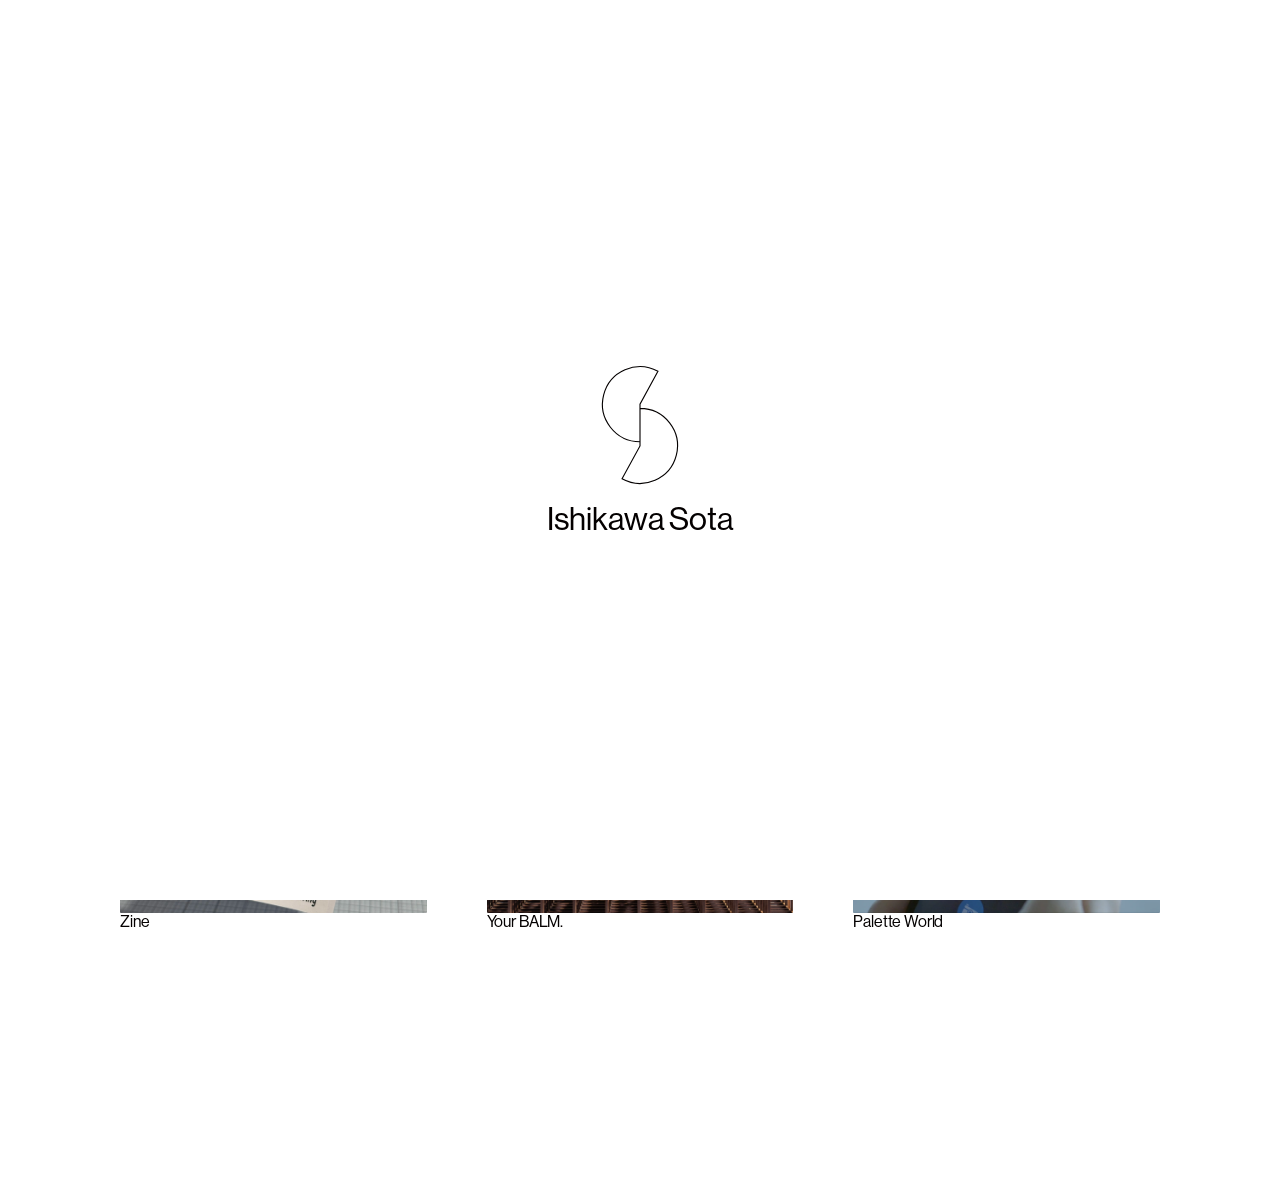
<file: index.html>
<!DOCTYPE html>
<html lang="ja">
<head>
  <meta charset="UTF-8">
  <meta name="viewport" content="width=device-width, initial-scale=1.0">
  <title>Ishikawa Sota</title>
  <link rel="preload" href="fonts/en/NeueHaasGrotDispRound/NeueHaasGrotDispRound-55Roman-Trial.otf" as="font" type="font/otf" crossorigin>
  <link rel="stylesheet" href="css/style.css">
  <script>
    // 同じタブでローディングを一度見ていたら、もう出さない（記録は js/loading.js。描画前に判定して一瞬も出さない）
    try { if (sessionStorage.getItem("loaderSeen")) document.documentElement.classList.add("is-loader-seen"); } catch (e) {}
  </script>
</head>
<body class="is-loading">
  <!-- ローディング画面：S ロゴのスイープ（座標は logo.svg と同じ） -->
  <div class="loader" id="loader" aria-hidden="true">
    <svg class="loader__logo" viewBox="813.54 390 320 240">
      <path class="loader__mark" id="loader-mark" d=""></path>
      <text class="loader__name" x="973.54" y="616.15" text-anchor="middle">Ishikawa Sota</text>
    </svg>
  </div>

  <!-- top（Figma: ポートフォリオ / top 19:2、1440px 幅） -->
  <header class="header">
    <h1 class="header__name">Ishikawa Sota</h1>
    <nav class="header__nav" id="site-nav">
      <a href="profile.html">Profile</a>
      <a href="movie.html">Movie</a>
      <a href="university.html">University</a>
      <a href="blog.html">Blog</a>
    </nav>
    <!-- スマホ：メニューを開く三本線（js/menu.js） -->
    <button class="header__menu" type="button" aria-label="メニューを開く" aria-expanded="false" aria-controls="site-nav">
      <span></span><span></span><span></span>
    </button>
  </header>

  <main id="main">
    <!-- 画像のトリミングは Figma の配置をそのまま再現（--w/--h が画像の大きさ、--x/--y がずれ。枠に対する %） -->
    <ul class="works">
      <li class="work">
        <a href="works/spotify-lyric-motion.html">
          <div class="work__thumb">
            <img src="assets/spotify_LyricMotion.webp" alt="Spotify_LyricMotion" style="--w: 244.44%; --h: 158.76%; --x: -77.92%; --y: -33.64%;">
          </div>
          <p class="work__title">Spotify_LyricMotion</p>
        </a>
      </li>
      <li class="work">
        <a href="works/the-wind-is-by-my-side.html">
          <div class="work__thumb">
            <img src="assets/TheWindIsByMySide.webp" alt="The wind is by my side." style="--w: 185.55%; --h: 104.37%; --x: -34.83%; --y: -2.22%;">
          </div>
          <p class="work__title">The wind is by my side.</p>
        </a>
      </li>
      <li class="work">
        <a href="works/moca.html">
          <div class="work__thumb work__thumb--cover">
            <img src="assets/moca.webp" alt="moca">
          </div>
          <p class="work__title">moca</p>
        </a>
      </li>
      <li class="work">
        <a href="works/zine.html">
          <div class="work__thumb">
            <img src="assets/Zine.webp" alt="Zine" style="--w: 100%; --h: 133.33%; --x: 0%; --y: -22.68%;">
          </div>
          <p class="work__title">Zine</p>
        </a>
      </li>
      <li class="work">
        <a href="works/your-balm.html">
          <div class="work__thumb">
            <img src="assets/your-balm.webp" alt="Your BALM." style="--w: 174.62%; --h: 115.28%; --x: -42.65%; --y: -9.97%;">
          </div>
          <p class="work__title">Your BALM.</p>
        </a>
      </li>
      <li class="work">
        <a href="works/palette-world.html">
          <div class="work__thumb work__thumb--cover">
            <img src="assets/palette-world.webp" alt="Palette World">
          </div>
          <p class="work__title">Palette World</p>
        </a>
      </li>
    </ul>
  </main>

  <script src="js/loading.js"></script>
  <script src="js/menu.js"></script>
</body>
</html>
</file>
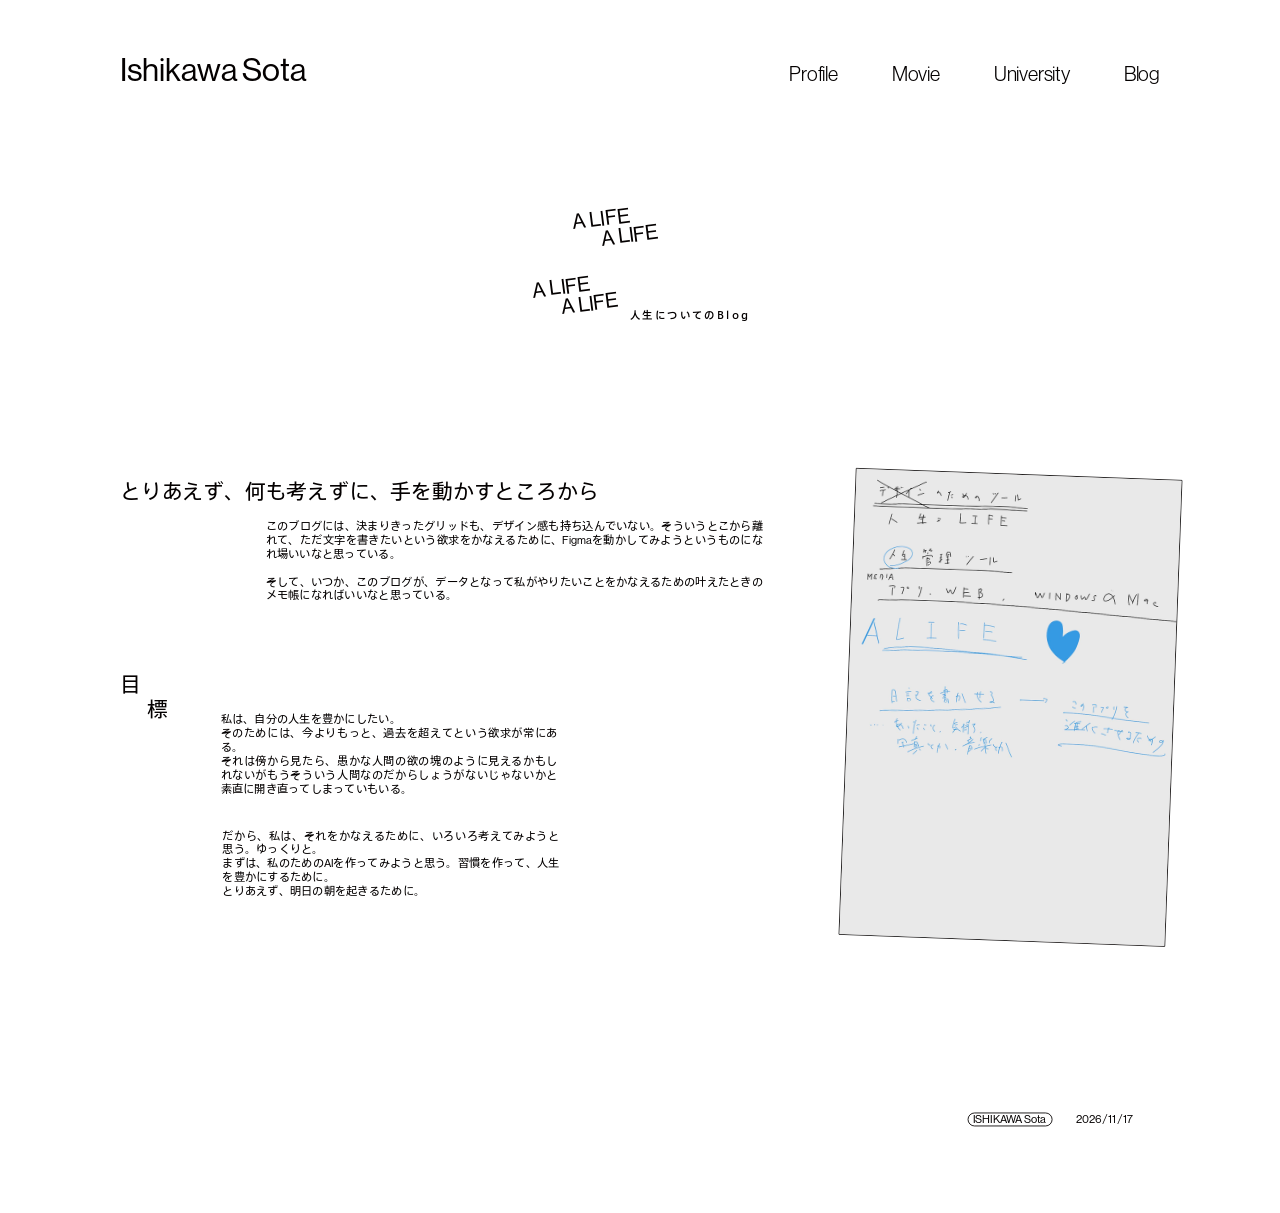
<file: blog.html>
<!DOCTYPE html>
<html lang="ja">
<head>
  <meta charset="UTF-8">
  <meta name="viewport" content="width=device-width, initial-scale=1.0">
  <title>Blog | Ishikawa Sota</title>
  <link rel="stylesheet" href="css/style.css">
</head>
<body>
  <!-- Blog（Figma: ポートフォリオ / Blog 191:2、1440px 幅）。グリッドに乗せない自由な配置なので、Figma の位置をそのまま使う -->
  <header class="header">
    <a class="header__name" href="index.html">Ishikawa Sota</a>
    <nav class="header__nav" id="site-nav">
      <a href="profile.html">Profile</a>
      <a href="movie.html">Movie</a>
      <a href="university.html">University</a>
      <a href="blog.html">Blog</a>
    </nav>
    <!-- スマホ：メニューを開く三本線（js/menu.js） -->
    <button class="header__menu" type="button" aria-label="メニューを開く" aria-expanded="false" aria-controls="site-nav">
      <span></span><span></span><span></span>
    </button>
  </header>

  <main class="blog">
    <article class="blog__canvas">
      <div class="blog__title">
        <h1 class="blog__life">
          <span style="--x: 35.06px; --y: 98.13px">A LIFE</span>
          <span style="--x: 81.32px; --y: 18.61px" aria-hidden="true">A LIFE</span>
          <span style="--x: 114.17px; --y: 37.72px" aria-hidden="true">A LIFE</span>
          <span style="--x: 67.91px; --y: 117.24px" aria-hidden="true">A LIFE</span>
        </h1>
        <p class="blog__subtitle">人生についてのBlog</p>
      </div>

      <h2 class="blog__heading">とりあえず、何も考えずに、手を動かすところから</h2>
      <div class="blog__text blog__text--intro">
        <p>このブログには、決まりきったグリッドも、デザイン感も持ち込んでいない。そういうとこから離れて、ただ文字を書きたいという欲求をかなえるために、Figmaを動かしてみようというものになれ場いいなと思っている。</p>
        <p>そして、いつか、このブログが、データとなって私がやりたいことをかなえるための叶えたときのメモ帳になればいいなと思っている。</p>
      </div>

      <h2 class="blog__goal"><span>目</span><span>標</span></h2>
      <div class="blog__text blog__text--goal1">
        <p>私は、自分の人生を豊かにしたい。<br>
        そのためには、今よりもっと、過去を超えてという欲求が常にある。<br>
        それは傍から見たら、愚かな人間の欲の塊のように見えるかもしれないがもうそういう人間なのだからしょうがないじゃないかと素直に開き直ってしまっていもいる。</p>
      </div>
      <div class="blog__text blog__text--goal2">
        <p>だから、私は、それをかなえるために、いろいろ考えてみようと思う。ゆっくりと。<br>
        まずは、私のためのAIを作ってみようと思う。習慣を作って、人生を豊かにするために。<br>
        とりあえず、明日の朝を起きるために。</p>
      </div>

      <figure class="blog__image">
        <img src="assets/blog/note.webp" width="377" height="539" alt="「A LIFE」の構想を書いた手書きのメモ。人生管理ツール、アプリ・WEB・Windows と Mac、日記を書かせる、などの書き込み">
      </figure>

      <p class="blog__byline"><span class="blog__author">ISHIKAWA Sota</span><time datetime="2026-11-17">2026/11/17</time></p>
    </article>
  </main>

  <script src="js/blog.js"></script>
  <script src="js/menu.js"></script>
</body>
</html>
</file>
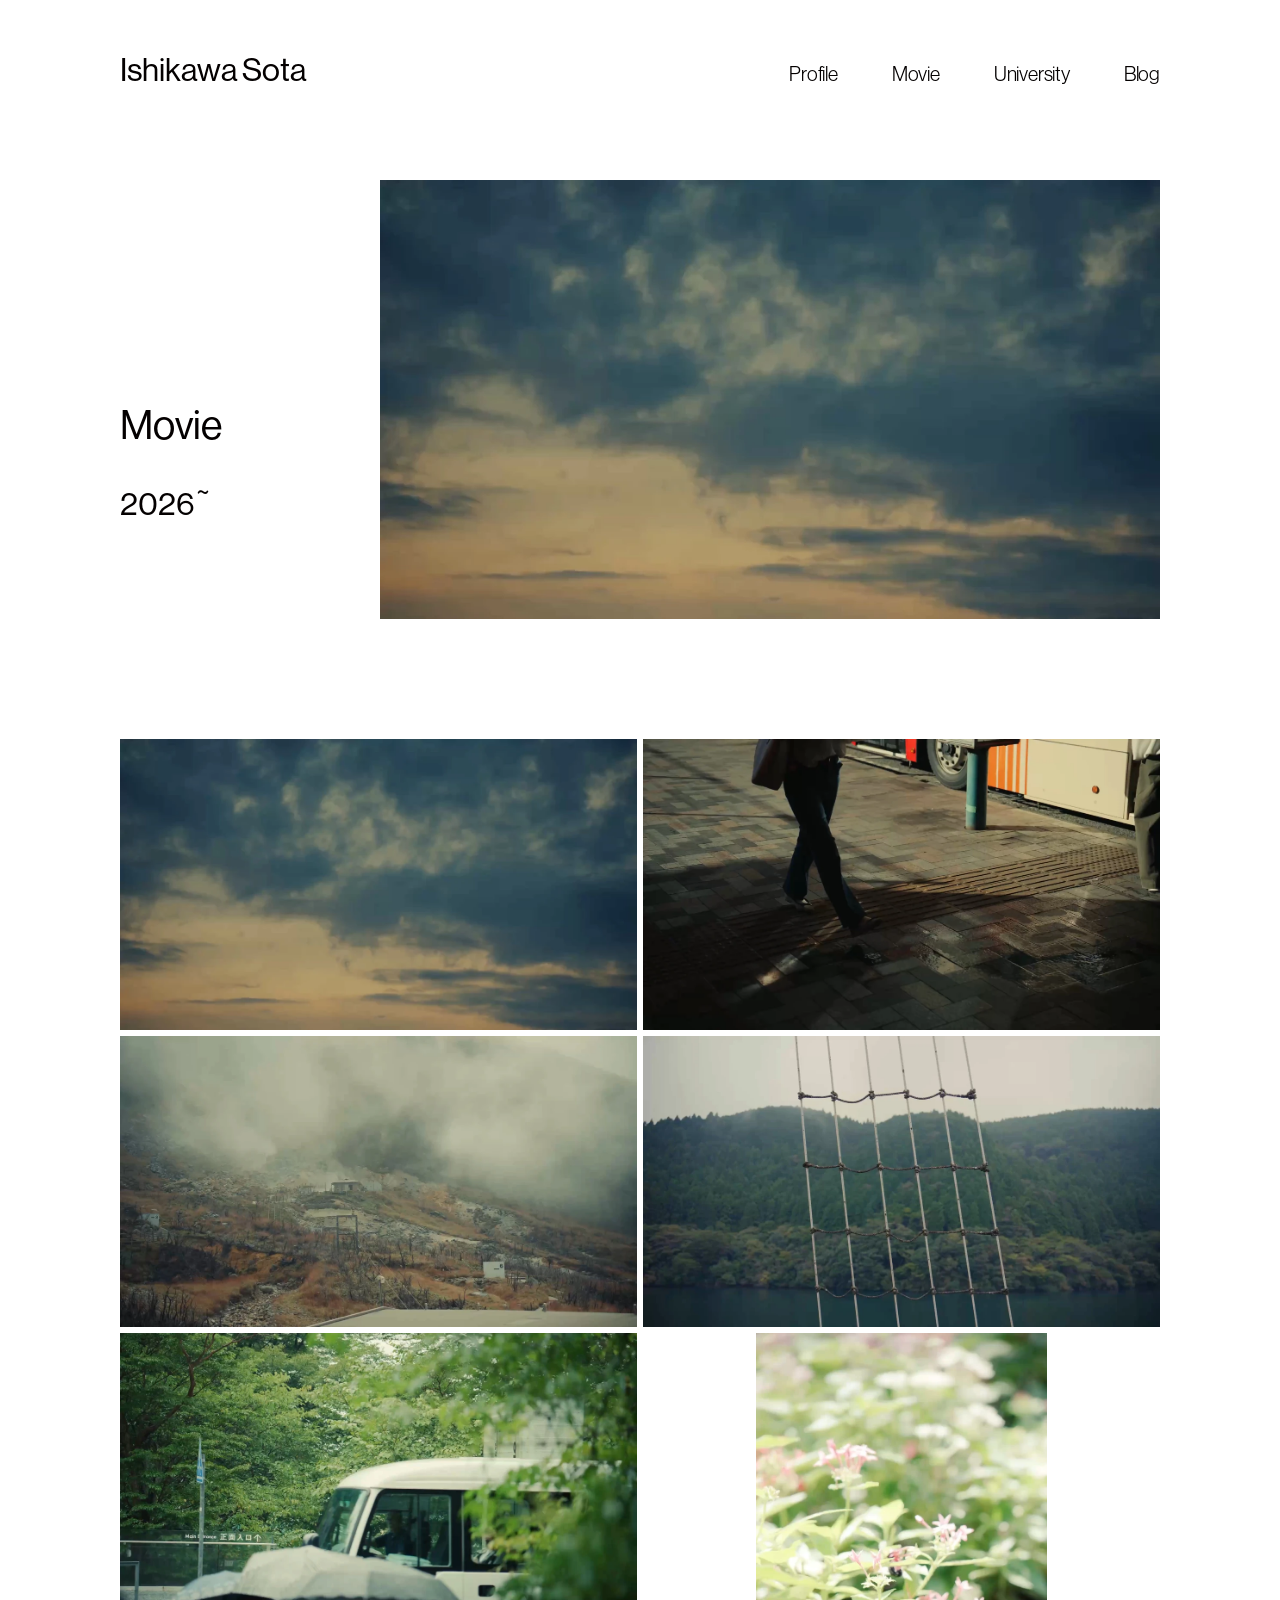
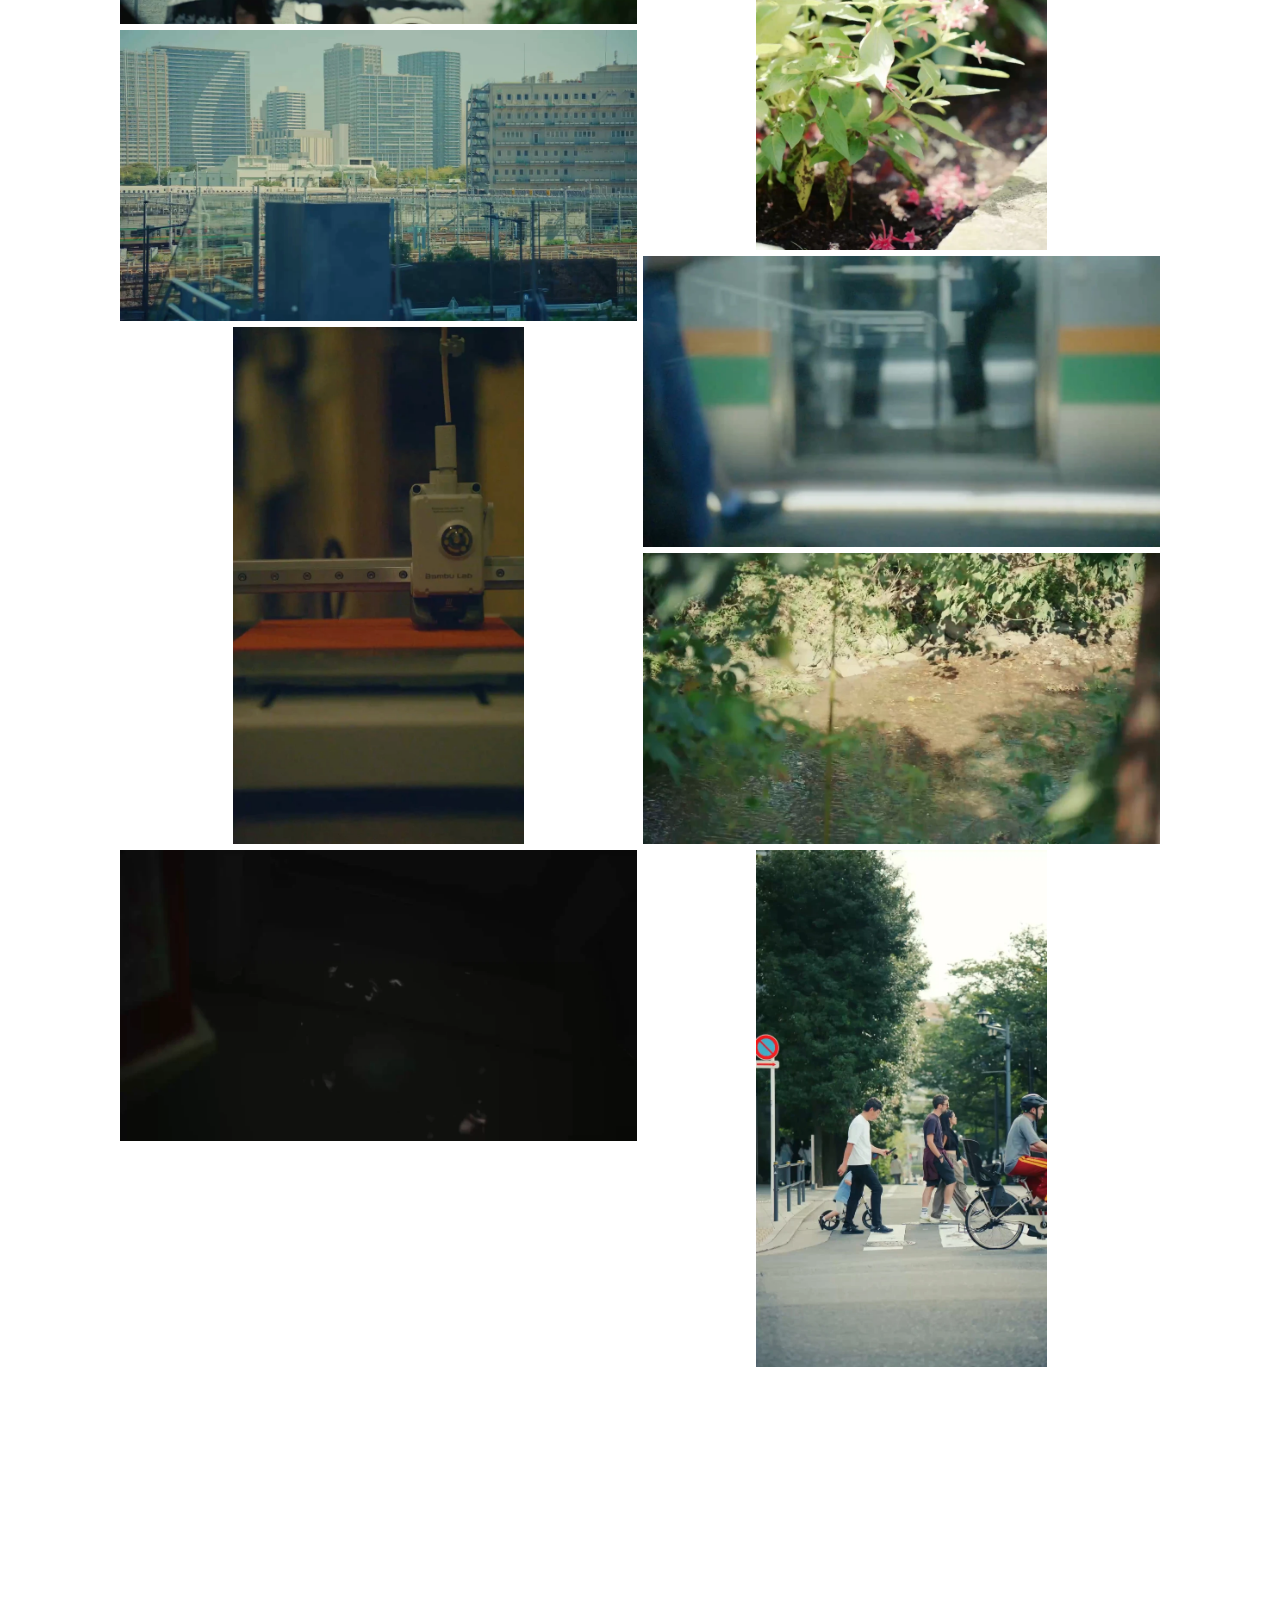
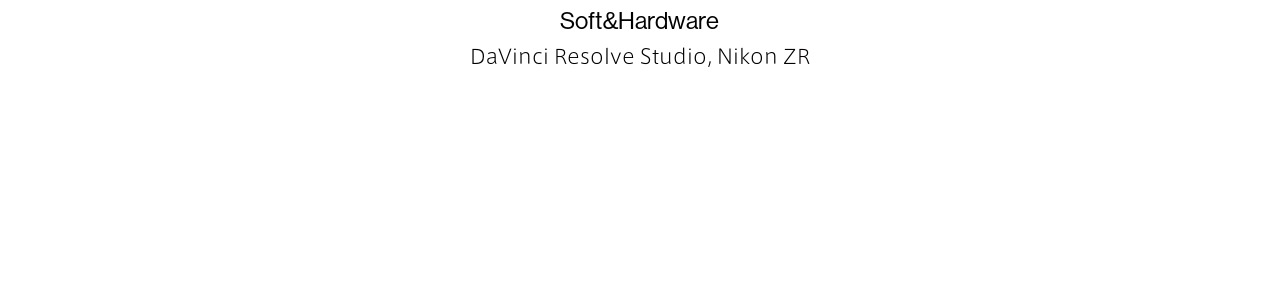
<file: movie.html>
<!DOCTYPE html>
<html lang="ja">
<head>
  <meta charset="UTF-8">
  <meta name="viewport" content="width=device-width, initial-scale=1.0">
  <title>Movie | Ishikawa Sota</title>
  <link rel="stylesheet" href="css/style.css">
</head>
<body>
  <!-- Movie（Figma: ポートフォリオ 71:120、1440px 幅） -->
  <header class="header">
    <a class="header__name" href="index.html">Ishikawa Sota</a>
    <nav class="header__nav" id="site-nav">
      <a href="profile.html">Profile</a>
      <a href="movie.html">Movie</a>
      <a href="university.html">University</a>
      <a href="blog.html">Blog</a>
    </nav>
    <!-- スマホ：メニューを開く三本線（js/menu.js） -->
    <button class="header__menu" type="button" aria-label="メニューを開く" aria-expanded="false" aria-controls="site-nav">
      <span></span><span></span><span></span>
    </button>
  </header>

  <main class="work-page">
    <section class="work-hero work-hero--single">
      <div class="work-hero__text">
        <h1 class="work-hero__title">Movie</h1>
        <p class="work-hero__category">2026~</p>
      </div>
      <div class="work-hero__image movie-hero">
        <video id="movie-hero" muted playsinline preload="auto"></video>
      </div>
    </section>

    <!-- 動画は js/movie.js で日付の新しい順に並べる -->
    <div class="movie-grid">
      <div class="movie-grid__col"></div>
      <div class="movie-grid__col"></div>
    </div>

    <dl class="work-info">
      <div>
        <dt>Soft&amp;Hardware</dt>
        <dd>DaVinci Resolve Studio, Nikon ZR</dd>
      </div>
    </dl>
  </main>

  <script src="js/movie.js"></script>
  <script src="js/lightbox.js"></script>
  <script src="js/menu.js"></script>
</body>
</html>
</file>
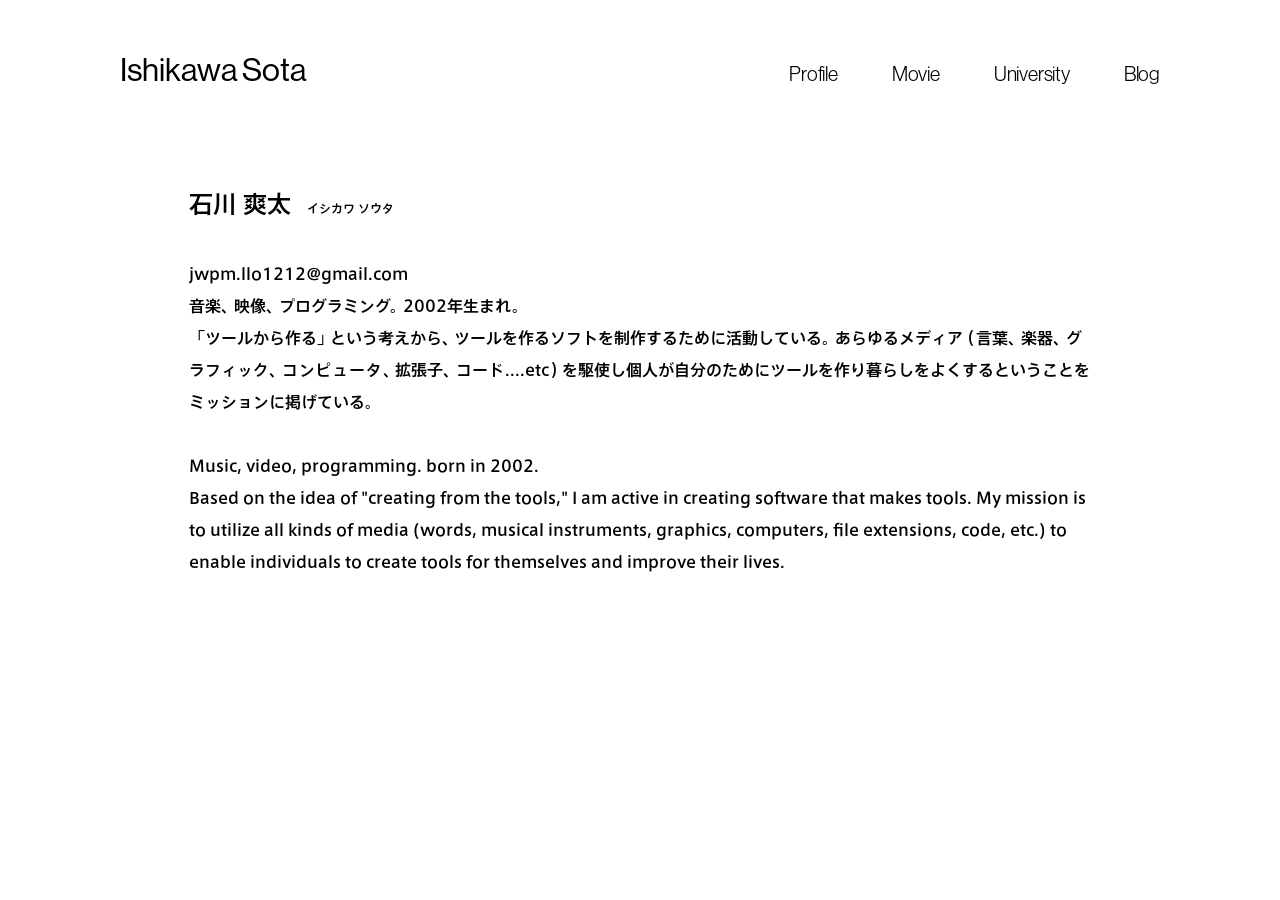
<file: profile.html>
<!DOCTYPE html>
<html lang="ja">
<head>
  <meta charset="UTF-8">
  <meta name="viewport" content="width=device-width, initial-scale=1.0">
  <title>Profile | Ishikawa Sota</title>
  <link rel="stylesheet" href="css/style.css">
</head>
<body>
  <!-- Profile（Figma: ポートフォリオ / profile 74:2、1440px 幅） -->
  <header class="header">
    <a class="header__name" href="index.html">Ishikawa Sota</a>
    <nav class="header__nav" id="site-nav">
      <a href="profile.html">Profile</a>
      <a href="movie.html">Movie</a>
      <a href="university.html">University</a>
      <a href="blog.html">Blog</a>
    </nav>
    <!-- スマホ：メニューを開く三本線（js/menu.js） -->
    <button class="header__menu" type="button" aria-label="メニューを開く" aria-expanded="false" aria-controls="site-nav">
      <span></span><span></span><span></span>
    </button>
  </header>

  <main class="profile">
    <div class="profile__heading">
      <h1 class="profile__name">石川 爽太</h1>
      <p class="profile__kana">イシカワ ソウタ</p>
    </div>
    <p class="profile__text">
      <a href="mailto:jwpm.llo1212@gmail.com">jwpm.llo1212@gmail.com</a><br>
      <!-- 字間は Figma で 1 字ずつ調整したもの（ls-m20 = -0.2em、ls-p5 = +0.05em。css の Profile を参照） -->
      音楽<span class="ls-m20">、</span>映像<span class="ls-m20">、</span>プログラミン<span class="ls-m1">グ</span><span class="ls-m20">。</span>2002年生ま<span class="ls-p5">れ</span>。<br>
      「ツールから作る<span class="ls-m20">」</span>という考えから<span class="ls-m22">、</span>ツールを作るソフトを制作するために活動している<span class="ls-m20">。</span>あらゆるメディ<span class="ls-m30">ア</span><span class="ls-p10">（</span>言葉<span class="ls-m20">、</span>楽器<span class="ls-m20">、</span>グラフィック<span class="ls-m20">、</span><span class="ls-p5">コンピュータ</span><span class="ls-m20">、</span>拡張子<span class="ls-m20">、</span>コー<span class="ls-m20">ド</span> ....et<span class="ls-p10">c</span><span class="ls-m30">）</span>を駆使し個人が自分のためにツールを作り暮らしをよくするということをミッションに掲げている。
    </p>
    <p class="profile__text" lang="en">
      Music, video, programming. born in 2002.<br>
      Based on the idea of "creating from the tools," I am active in creating software that makes tools. My mission is to utilize all kinds of media (words, musical instruments, graphics, computers, file extensions, code, etc.) to enable individuals to create tools for themselves and improve their lives.
    </p>
  </main>
  <script src="js/menu.js"></script>
</body>
</html>
</file>
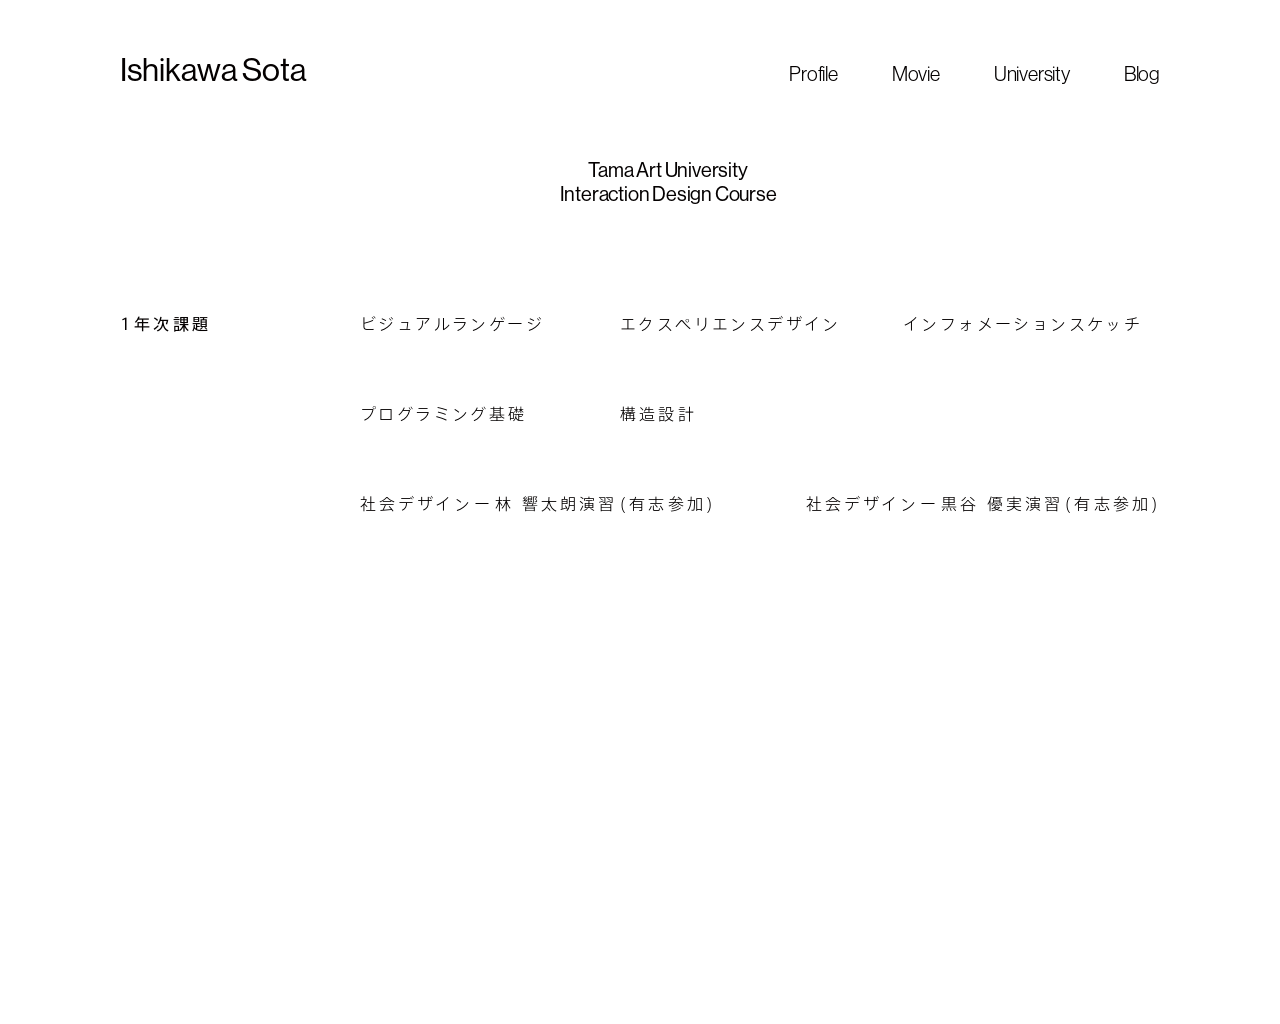
<file: university.html>
<!DOCTYPE html>
<html lang="ja">
<head>
  <meta charset="UTF-8">
  <meta name="viewport" content="width=device-width, initial-scale=1.0">
  <title>University | Ishikawa Sota</title>
  <link rel="stylesheet" href="css/style.css">
</head>
<body class="university-page">
  <!-- University（Figma: ポートフォリオ / University 122:3、ホバー時は 144:6 ほか、1440px 幅） -->

  <!-- 授業名にホバーしたときの写真（data-bg と同じ名前の id。--shade は上に重ねる黒の濃さ） -->
  <div class="university-backdrop" aria-hidden="true">
    <div class="university-backdrop__item" id="bg-moca" style="--shade: 0.5"><img src="assets/university/moca.webp" alt="" decoding="async"></div>
    <div class="university-backdrop__item" id="bg-palette-world" style="--shade: 0.3"><img src="assets/university/palette-world.webp" alt="" decoding="async"></div>
    <div class="university-backdrop__item" id="bg-zine" style="--shade: 0.5"><img src="assets/university/zine.webp" alt="" decoding="async"></div>
    <div class="university-backdrop__item" id="bg-the-wind-is-by-my-side" style="--shade: 0.5"><img src="assets/university/the-wind-is-by-my-side.webp" alt="" decoding="async"></div>
    <div class="university-backdrop__item" id="bg-your-balm" style="--shade: 0.5"><img src="assets/university/your-balm.webp" alt="" decoding="async"></div>
  </div>

  <header class="header">
    <a class="header__name" href="index.html">Ishikawa Sota</a>
    <nav class="header__nav" id="site-nav">
      <a href="profile.html">Profile</a>
      <a href="movie.html">Movie</a>
      <a href="university.html">University</a>
      <a href="blog.html">Blog</a>
    </nav>
    <!-- スマホ：メニューを開く三本線（js/menu.js） -->
    <button class="header__menu" type="button" aria-label="メニューを開く" aria-expanded="false" aria-controls="site-nav">
      <span></span><span></span><span></span>
    </button>
  </header>

  <main class="university">
    <h1 class="university__school">Tama Art University<br>Interaction Design Course</h1>

    <section class="university__grade">
      <h2 class="university__year">1年次課題</h2>
      <!-- 字間は Figma で調整したもの（カタカナは ls-p15 = 0.15em、ほかは 0.2em。css の「1 字ずつの字間」を参照） -->
      <div class="university__courses">
        <ul>
          <li><a class="ls-p15" href="works/moca.html" data-bg="moca">ビジュアルランゲージ</a></li>
          <li><a class="ls-p15" href="works/palette-world.html" data-bg="palette-world">エクスペリエンスデザイン</a></li>
          <li><a class="ls-p15" href="works/zine.html" data-bg="zine">インフォメーションスケッチ</a></li>
        </ul>
        <ul>
          <li><span class="ls-p15">プログラミング</span>基礎</li>
          <li>構造設計</li>
        </ul>
        <ul class="university__wide">
          <li><a href="works/the-wind-is-by-my-side.html" data-bg="the-wind-is-by-my-side">社会<span class="ls-p15">デザイ</span><span class="ls-p30">ンー</span>林 響太朗演<span class="ls-m20">習</span><span class="ls-p30"> </span>(有志参加)</a></li>
          <li><a href="works/your-balm.html" data-bg="your-balm">社会<span class="ls-p15">デザイ</span><span class="ls-p30">ンー</span>黒谷 優実演<span class="ls-p30">習</span>(有志参加)</a></li>
        </ul>
      </div>
    </section>
  </main>

  <script src="js/university.js"></script>
  <script src="js/menu.js"></script>
</body>
</html>
</file>
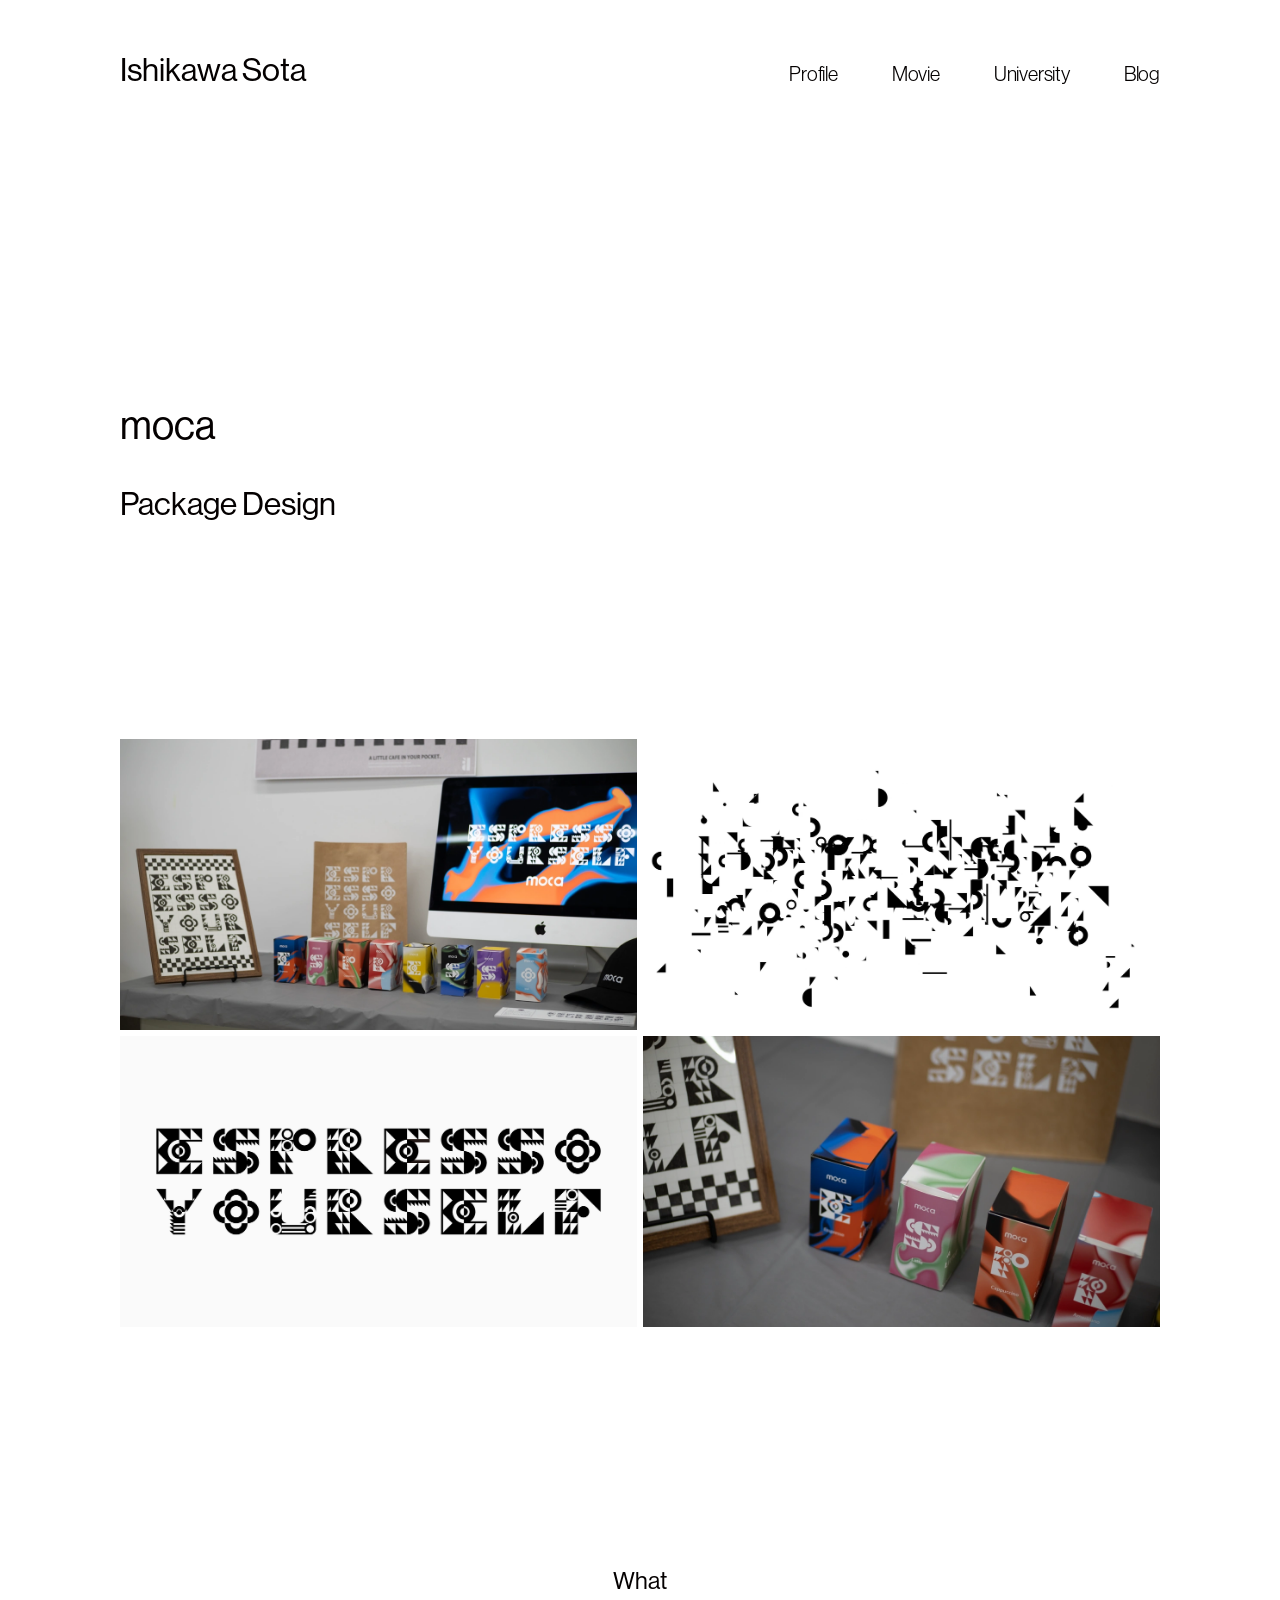
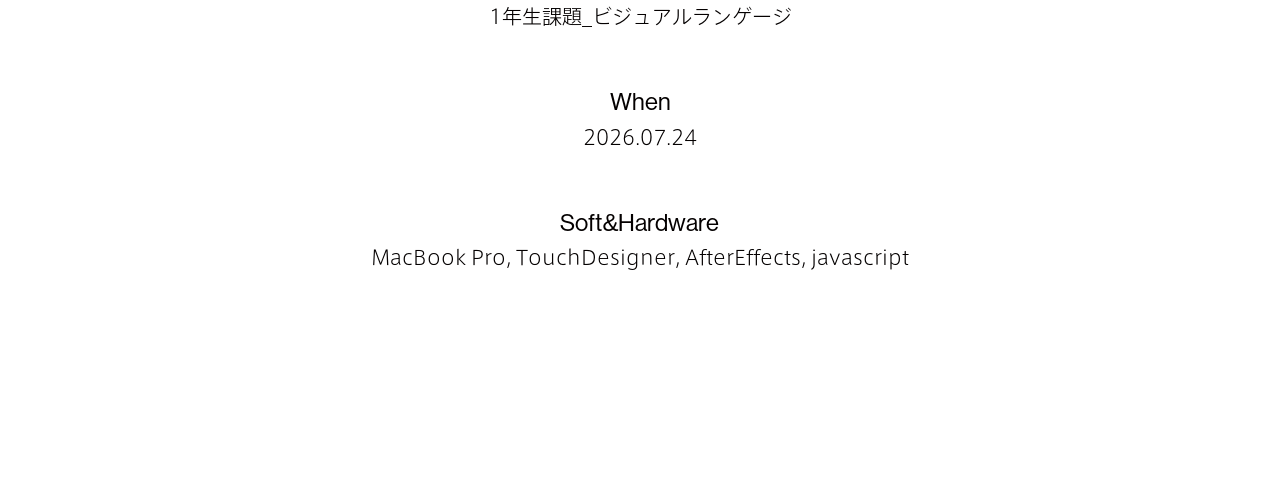
<file: works/moca.html>
<!DOCTYPE html>
<html lang="ja">
<head>
  <meta charset="UTF-8">
  <meta name="viewport" content="width=device-width, initial-scale=1.0">
  <title>moca | Ishikawa Sota</title>
  <link rel="stylesheet" href="../css/style.css">
</head>
<body>
  <!-- 作品３（Figma: ポートフォリオ / 作品３ 49:76、1440px 幅） -->
  <header class="header">
    <a class="header__name" href="../index.html">Ishikawa Sota</a>
    <nav class="header__nav" id="site-nav">
      <a href="../profile.html">Profile</a>
      <a href="../movie.html">Movie</a>
      <a href="../university.html">University</a>
      <a href="../blog.html">Blog</a>
    </nav>
    <!-- スマホ：メニューを開く三本線（js/menu.js） -->
    <button class="header__menu" type="button" aria-label="メニューを開く" aria-expanded="false" aria-controls="site-nav">
      <span></span><span></span><span></span>
    </button>
  </header>

  <main class="work-page">
    <section class="work-hero work-hero--single">
      <div class="work-hero__text">
        <h1 class="work-hero__title">moca</h1>
        <p class="work-hero__category">Package Design</p>
      </div>
      <div class="work-hero__image work-hero__media">
        <iframe src="https://www.youtube.com/embed/fcAVORE7Ruk" title="moca" allow="accelerometer; autoplay; clipboard-write; encrypted-media; gyroscope; picture-in-picture; web-share" referrerpolicy="strict-origin-when-cross-origin" allowfullscreen></iframe>
      </div>
    </section>

    <ul class="work-gallery">
      <li><img src="../assets/moca/01.webp" alt="展示の様子。パッケージとポスター、モニターの映像"></li>
      <li><img src="../assets/moca/02.webp" alt="図形が集まって文字になるモーションの一場面"></li>
      <li class="work-gallery__shade"><img src="../assets/moca/03.webp" alt="EXPRESS YOURSELF のロゴタイプ"></li>
      <li><img src="../assets/moca/04.webp" alt="並んだパッケージ"></li>
    </ul>

    <dl class="work-info">
      <div>
        <dt>What</dt>
        <dd>1年生課題_ビジュアルランゲージ</dd>
      </div>
      <div>
        <dt>When</dt>
        <dd>2026.07.24</dd>
      </div>
      <div>
        <dt>Soft&amp;Hardware</dt>
        <dd>MacBook Pro, TouchDesigner, AfterEffects, javascript</dd>
      </div>
    </dl>
  </main>
  <script src="../js/lightbox.js"></script>
  <script src="../js/menu.js"></script>
</body>
</html>
</file>
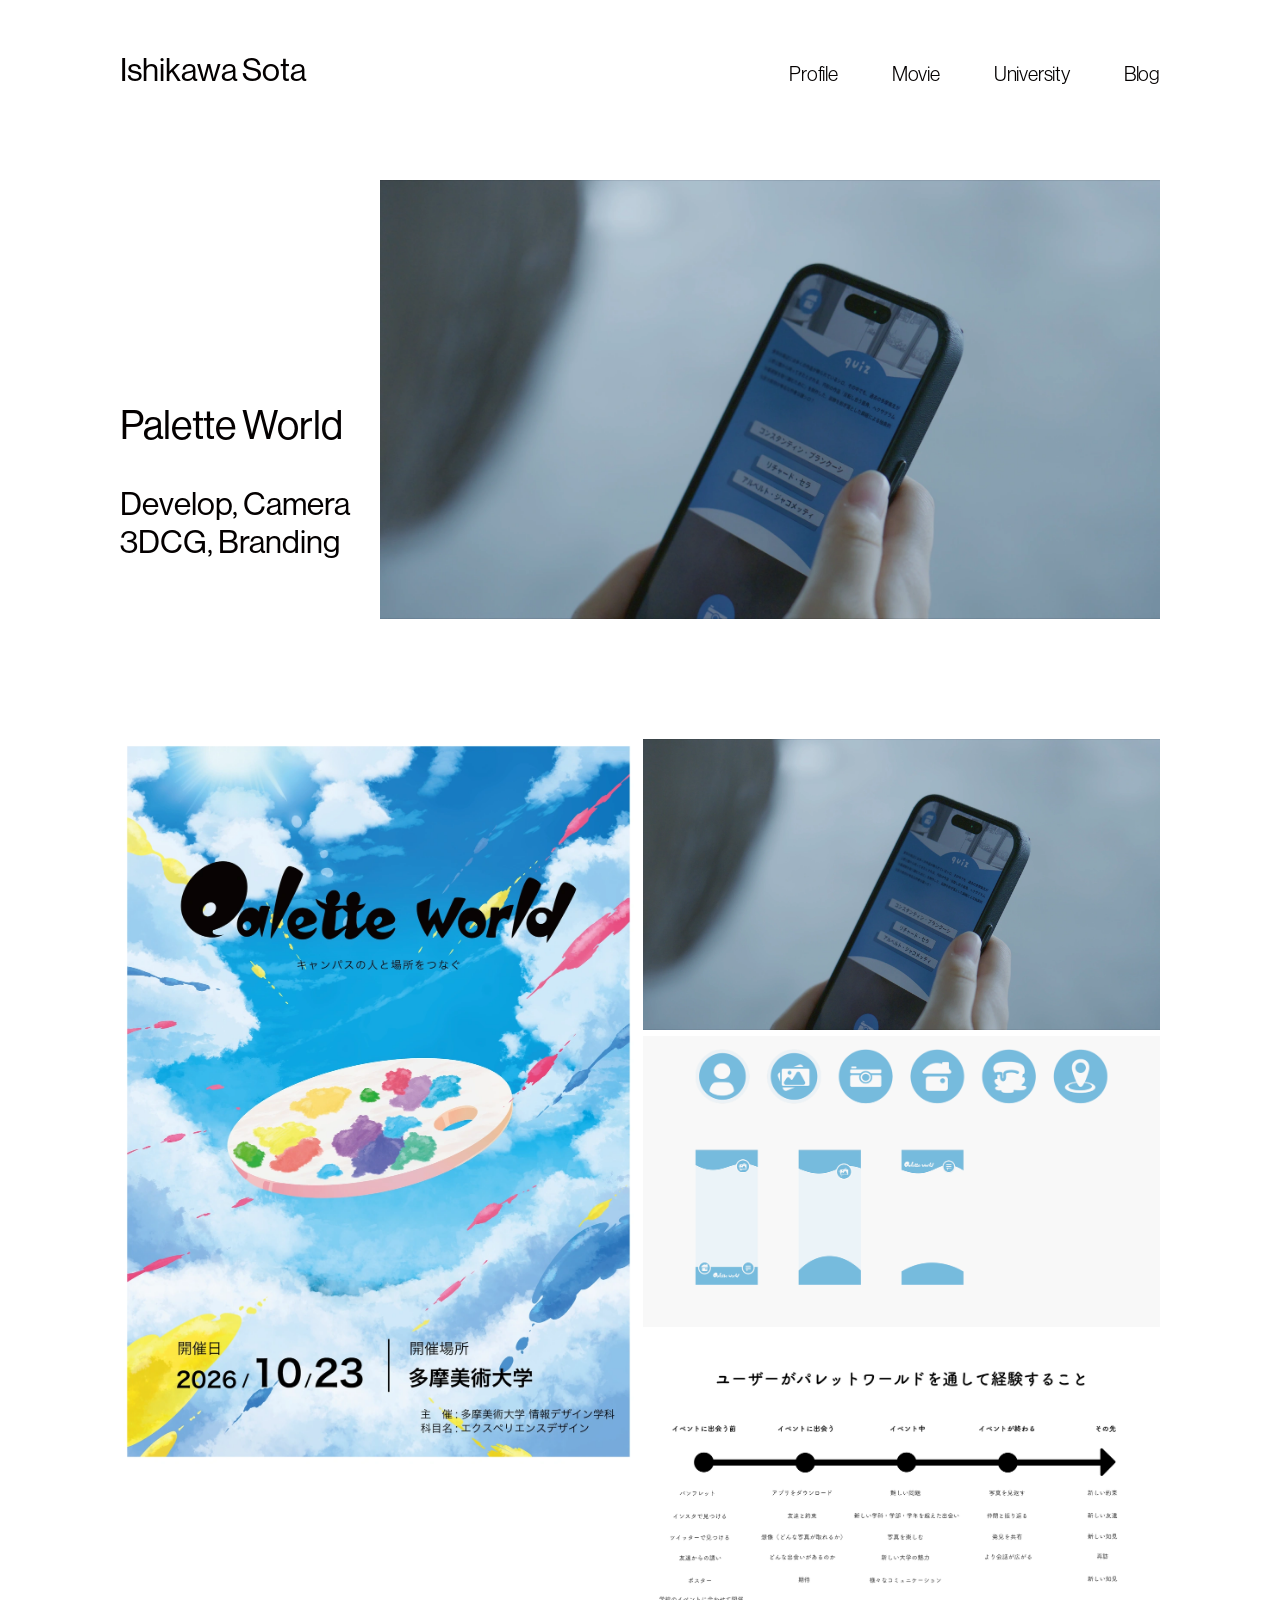
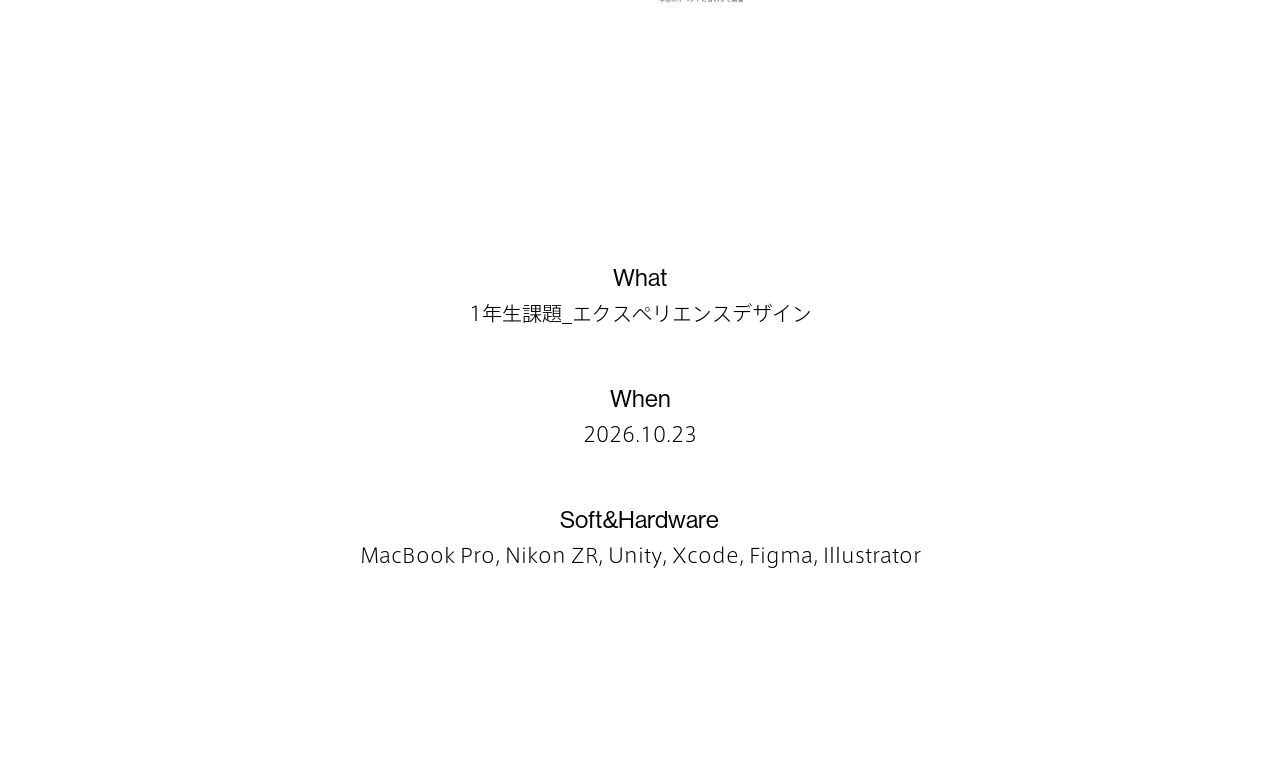
<file: works/palette-world.html>
<!DOCTYPE html>
<html lang="ja">
<head>
  <meta charset="UTF-8">
  <meta name="viewport" content="width=device-width, initial-scale=1.0">
  <title>Palette World | Ishikawa Sota</title>
  <link rel="stylesheet" href="../css/style.css">
</head>
<body>
  <!-- Palette World（Figma: ポートフォリオ / 作品２ 113:2、1440px 幅） -->
  <header class="header">
    <a class="header__name" href="../index.html">Ishikawa Sota</a>
    <nav class="header__nav" id="site-nav">
      <a href="../profile.html">Profile</a>
      <a href="../movie.html">Movie</a>
      <a href="../university.html">University</a>
      <a href="../blog.html">Blog</a>
    </nav>
    <!-- スマホ：メニューを開く三本線（js/menu.js） -->
    <button class="header__menu" type="button" aria-label="メニューを開く" aria-expanded="false" aria-controls="site-nav">
      <span></span><span></span><span></span>
    </button>
  </header>

  <main class="work-page">
    <section class="work-hero work-hero--single">
      <div class="work-hero__text">
        <h1 class="work-hero__title">Palette World</h1>
        <p class="work-hero__category">Develop, Camera<br>3DCG, Branding</p>
      </div>
      <img class="work-hero__image" src="../assets/paletteWorld/01.webp" alt="スマートフォンでアプリを操作する手">
    </section>

    <div class="work-gallery work-gallery--split">
      <img class="work-gallery__tall" src="../assets/paletteWorld/02.webp" alt="Palette World のポスター。2026年10月23日、多摩美術大学で開催">
      <div class="work-gallery__stack">
        <img src="../assets/paletteWorld/01.webp" alt="スマートフォンでアプリを操作する手">
        <div class="work-gallery__veil"><img src="../assets/paletteWorld/03.webp" alt="アプリのアイコンと画面"></div>
        <img src="../assets/paletteWorld/04.webp" alt="ユーザーがパレットワールドを通して経験することを表した図">
      </div>
    </div>

    <dl class="work-info">
      <div>
        <dt>What</dt>
        <dd>1年生課題_エクスペリエンスデザイン</dd>
      </div>
      <div>
        <dt>When</dt>
        <dd>2026.10.23</dd>
      </div>
      <div>
        <dt>Soft&amp;Hardware</dt>
        <dd>MacBook Pro, Nikon ZR, Unity, Xcode, Figma, Illustrator</dd>
      </div>
    </dl>
  </main>
  <script src="../js/lightbox.js"></script>
  <script src="../js/menu.js"></script>
</body>
</html>
</file>
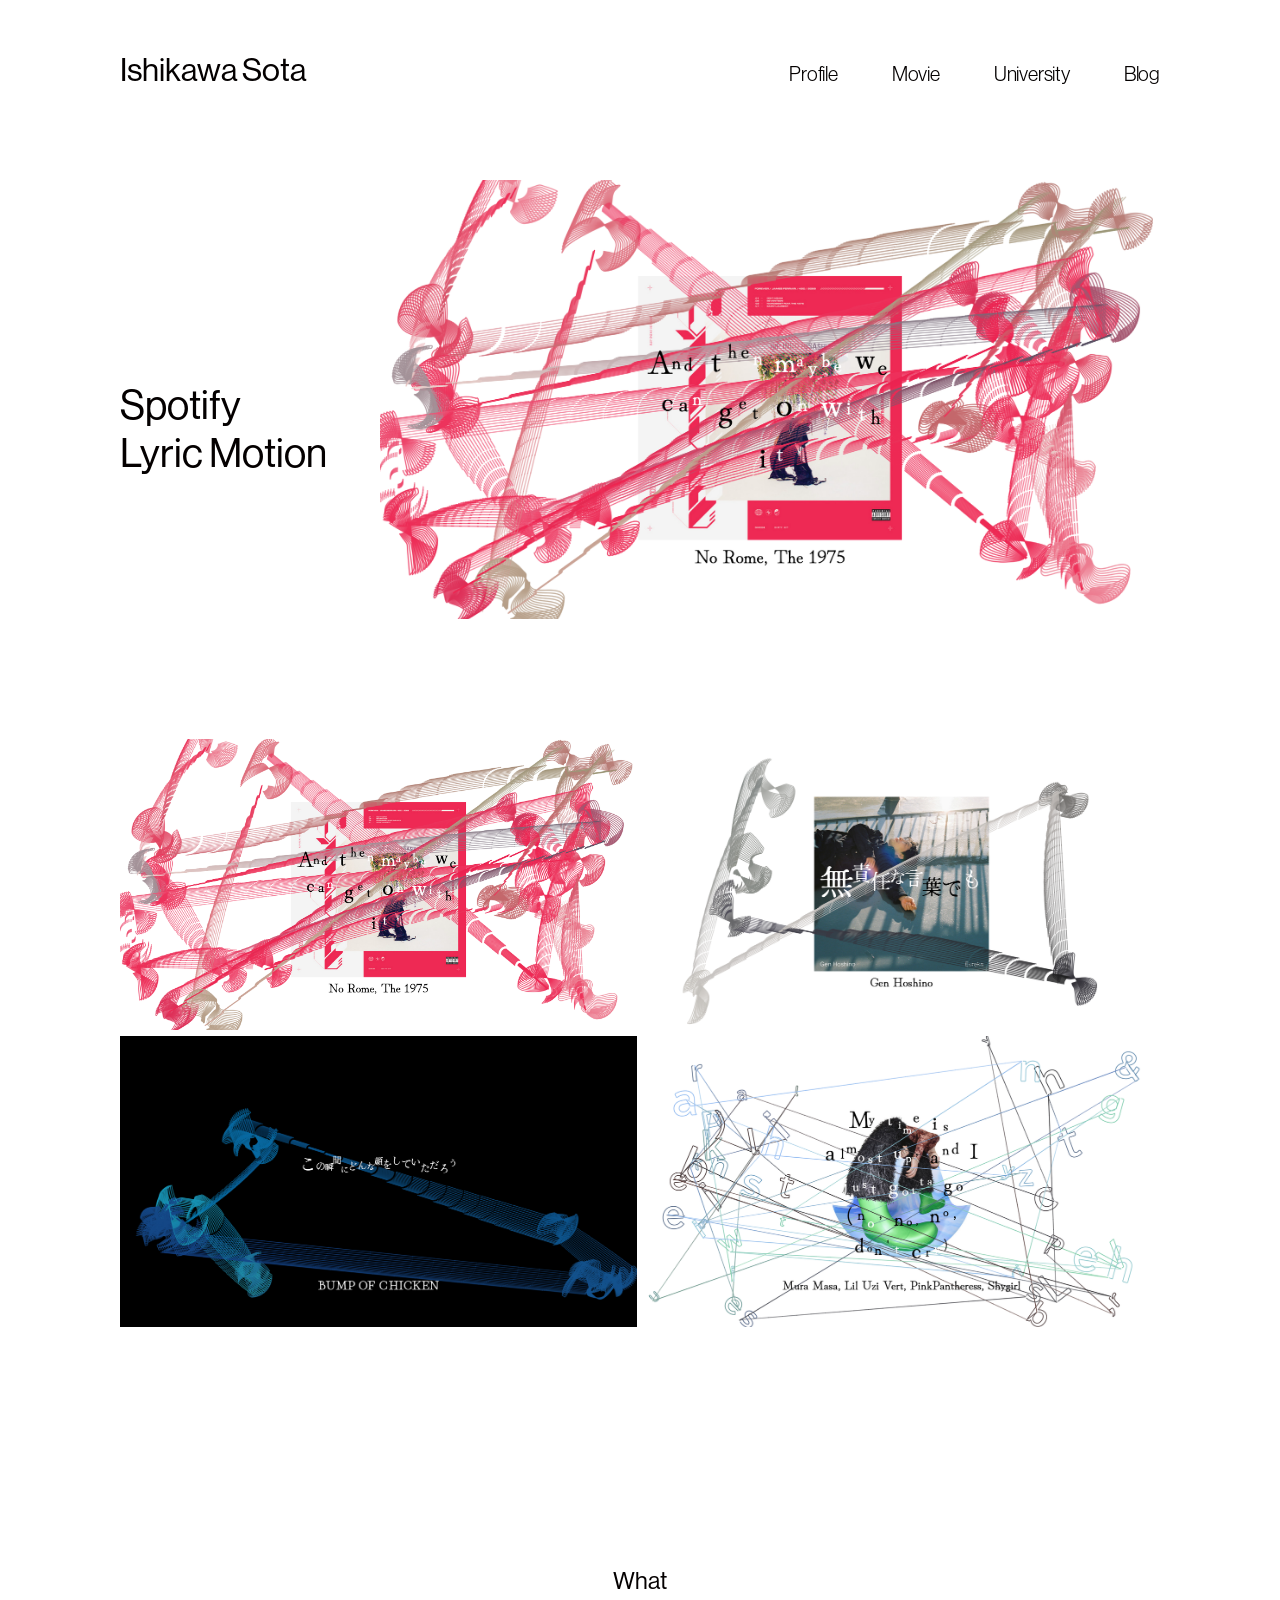
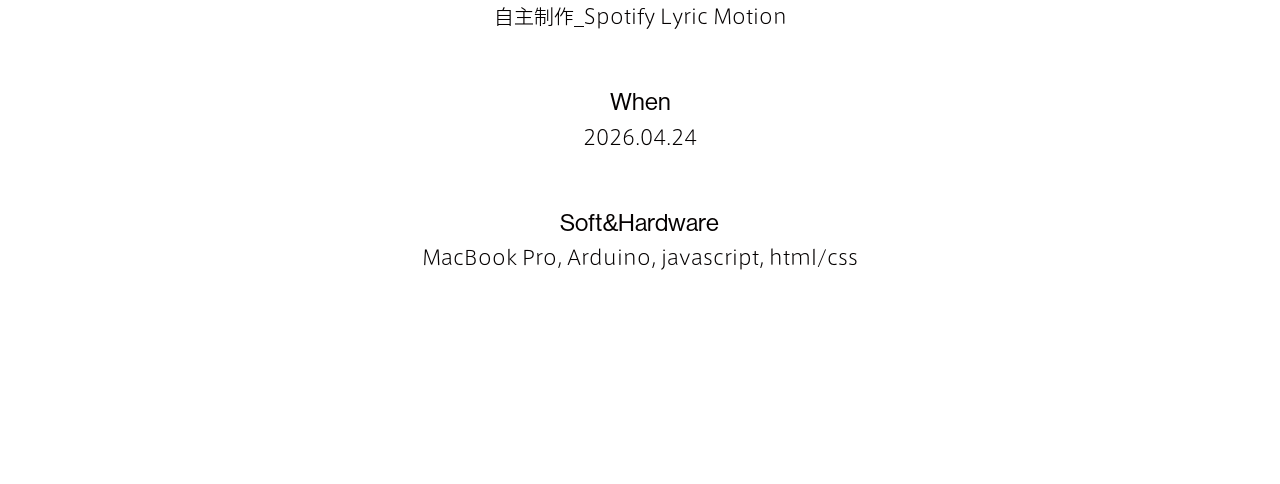
<file: works/spotify-lyric-motion.html>
<!DOCTYPE html>
<html lang="ja">
<head>
  <meta charset="UTF-8">
  <meta name="viewport" content="width=device-width, initial-scale=1.0">
  <title>Spotify Lyric Motion | Ishikawa Sota</title>
  <link rel="stylesheet" href="../css/style.css">
</head>
<body>
  <!-- 作品１（Figma: ポートフォリオ / 作品１ 49:36、1440px 幅） -->
  <header class="header">
    <a class="header__name" href="../index.html">Ishikawa Sota</a>
    <nav class="header__nav" id="site-nav">
      <a href="../profile.html">Profile</a>
      <a href="../movie.html">Movie</a>
      <a href="../university.html">University</a>
      <a href="../blog.html">Blog</a>
    </nav>
    <!-- スマホ：メニューを開く三本線（js/menu.js） -->
    <button class="header__menu" type="button" aria-label="メニューを開く" aria-expanded="false" aria-controls="site-nav">
      <span></span><span></span><span></span>
    </button>
  </header>

  <main class="work-page">
    <section class="work-hero">
      <div class="work-hero__text">
        <h1 class="work-hero__title">Spotify<br>Lyric Motion</h1>
      </div>
      <img class="work-hero__image" src="../assets/spotifyLyricMotion/01_no-rome.webp" alt="No Rome, The 1975 のリリックモーション">
    </section>

    <ul class="work-gallery">
      <li><img src="../assets/spotifyLyricMotion/01_no-rome.webp" alt="No Rome, The 1975"></li>
      <li><img src="../assets/spotifyLyricMotion/02_gen-hoshino.webp" alt="Gen Hoshino"></li>
      <li><img src="../assets/spotifyLyricMotion/03_bump-of-chicken.webp" alt="BUMP OF CHICKEN"></li>
      <li><img src="../assets/spotifyLyricMotion/04_masa.webp" alt="リリックモーションの画面"></li>
    </ul>

    <dl class="work-info">
      <div>
        <dt>What</dt>
        <dd>自主制作_Spotify Lyric Motion</dd>
      </div>
      <div>
        <dt>When</dt>
        <dd>2026.04.24</dd>
      </div>
      <div>
        <dt>Soft&amp;Hardware</dt>
        <dd>MacBook Pro, Arduino, javascript, html/css</dd>
      </div>
    </dl>
  </main>
  <script src="../js/lightbox.js"></script>
  <script src="../js/menu.js"></script>
</body>
</html>
</file>
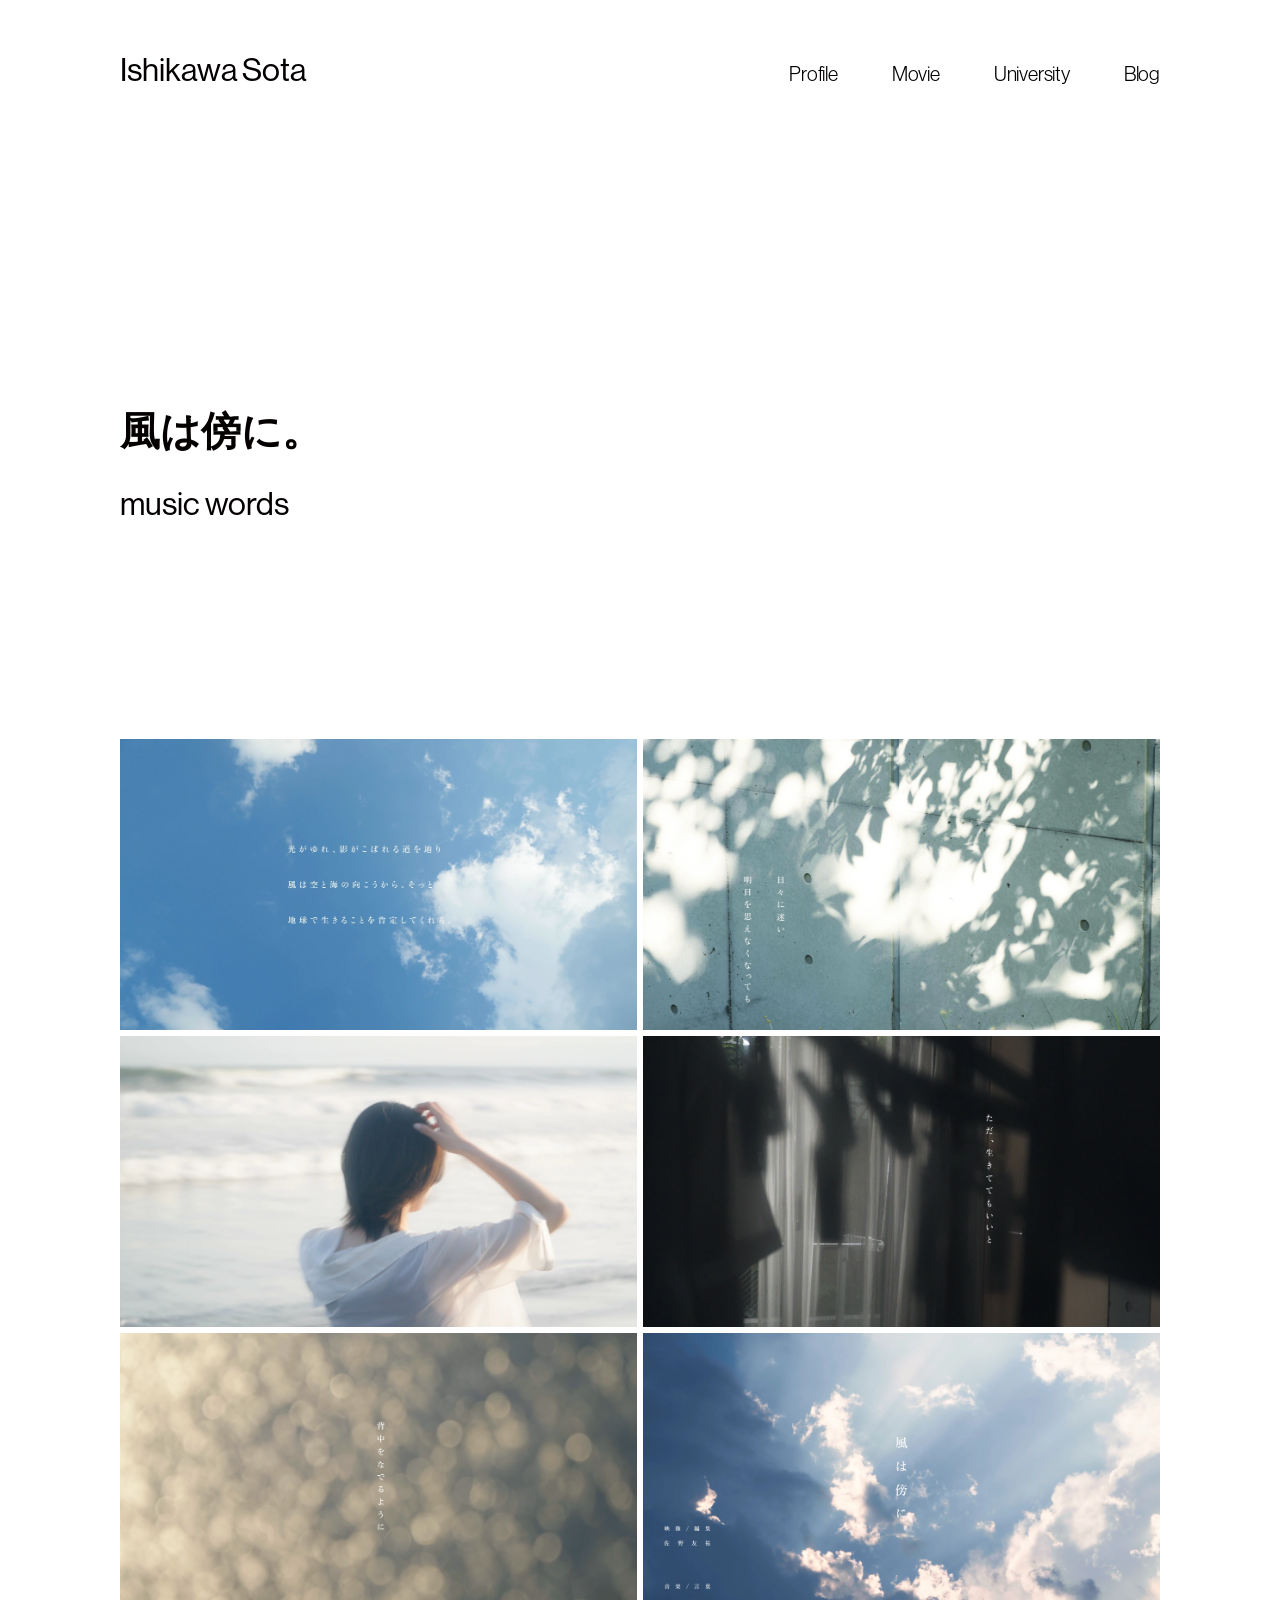
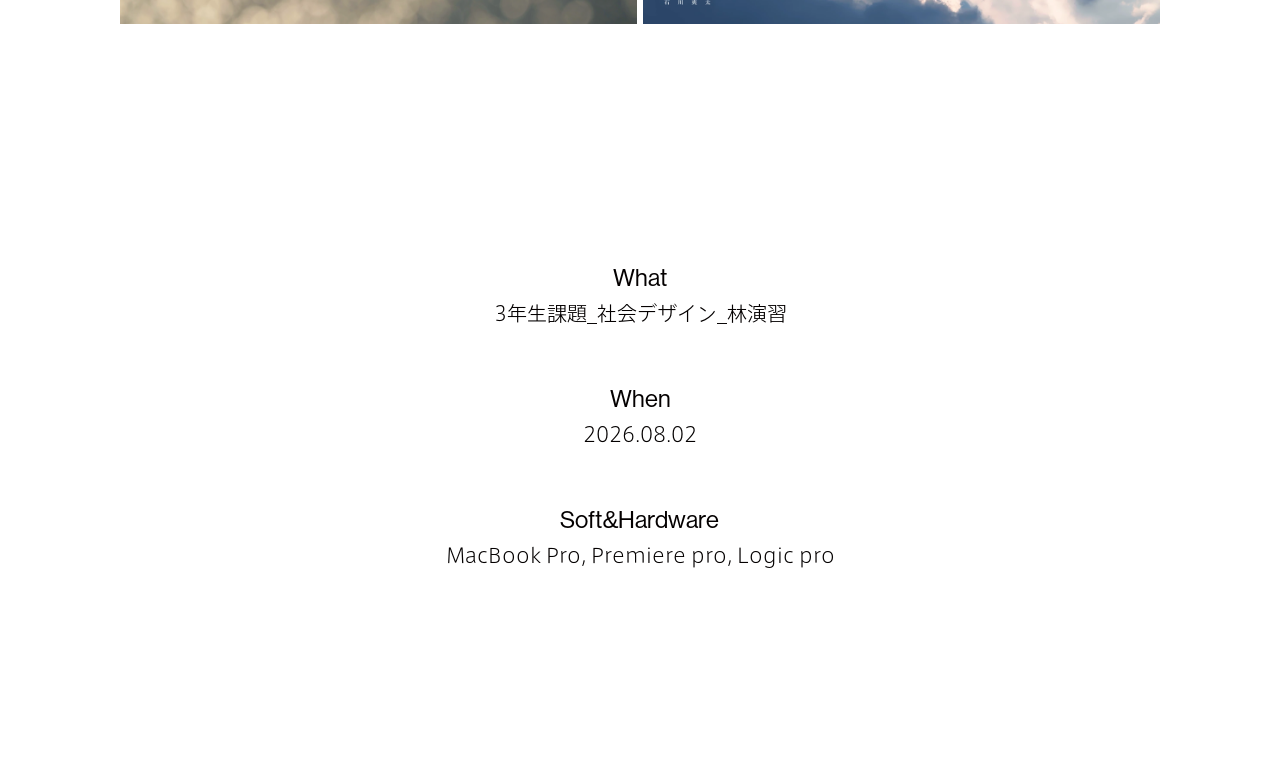
<file: works/the-wind-is-by-my-side.html>
<!DOCTYPE html>
<html lang="ja">
<head>
  <meta charset="UTF-8">
  <meta name="viewport" content="width=device-width, initial-scale=1.0">
  <title>風は傍に。 | Ishikawa Sota</title>
  <link rel="stylesheet" href="../css/style.css">
</head>
<body>
  <!-- 作品２（Figma: ポートフォリオ / 作品２ 43:72、1440px 幅） -->
  <header class="header">
    <a class="header__name" href="../index.html">Ishikawa Sota</a>
    <nav class="header__nav" id="site-nav">
      <a href="../profile.html">Profile</a>
      <a href="../movie.html">Movie</a>
      <a href="../university.html">University</a>
      <a href="../blog.html">Blog</a>
    </nav>
    <!-- スマホ：メニューを開く三本線（js/menu.js） -->
    <button class="header__menu" type="button" aria-label="メニューを開く" aria-expanded="false" aria-controls="site-nav">
      <span></span><span></span><span></span>
    </button>
  </header>

  <main class="work-page">
    <section class="work-hero work-hero--mincho">
      <div class="work-hero__text">
        <h1 class="work-hero__title">風は傍に。</h1>
        <p class="work-hero__category">music words</p>
      </div>
      <div class="work-hero__image work-hero__media">
        <iframe src="https://www.youtube.com/embed/oeU7gO0wX2U" title="風は傍に。" allow="accelerometer; autoplay; clipboard-write; encrypted-media; gyroscope; picture-in-picture; web-share" referrerpolicy="strict-origin-when-cross-origin" allowfullscreen></iframe>
      </div>
    </section>

    <ul class="work-gallery">
      <li><img src="../assets/theWindIsByMySide/01.webp" alt="空と雲に歌詞が重なる場面"></li>
      <li><img src="../assets/theWindIsByMySide/02.webp" alt="木漏れ日の壁に歌詞が重なる場面"></li>
      <li><img src="../assets/theWindIsByMySide/03.webp" alt="海辺に立つ人の後ろ姿"></li>
      <li><img src="../assets/theWindIsByMySide/04.webp" alt="暗い部屋のカーテンに歌詞が重なる場面"></li>
      <li><img src="../assets/theWindIsByMySide/05.webp" alt="光のボケに歌詞が重なる場面"></li>
      <li><img src="../assets/theWindIsByMySide/06.webp" alt="光が差す雲に歌詞が重なる場面"></li>
    </ul>

    <dl class="work-info">
      <div>
        <dt>What</dt>
        <dd>3年生課題_社会デザイン_林演習</dd>
      </div>
      <div>
        <dt>When</dt>
        <dd>2026.08.02</dd>
      </div>
      <div>
        <dt>Soft&amp;Hardware</dt>
        <dd>MacBook Pro, Premiere pro, Logic pro</dd>
      </div>
    </dl>
  </main>
  <script src="../js/lightbox.js"></script>
  <script src="../js/menu.js"></script>
</body>
</html>
</file>
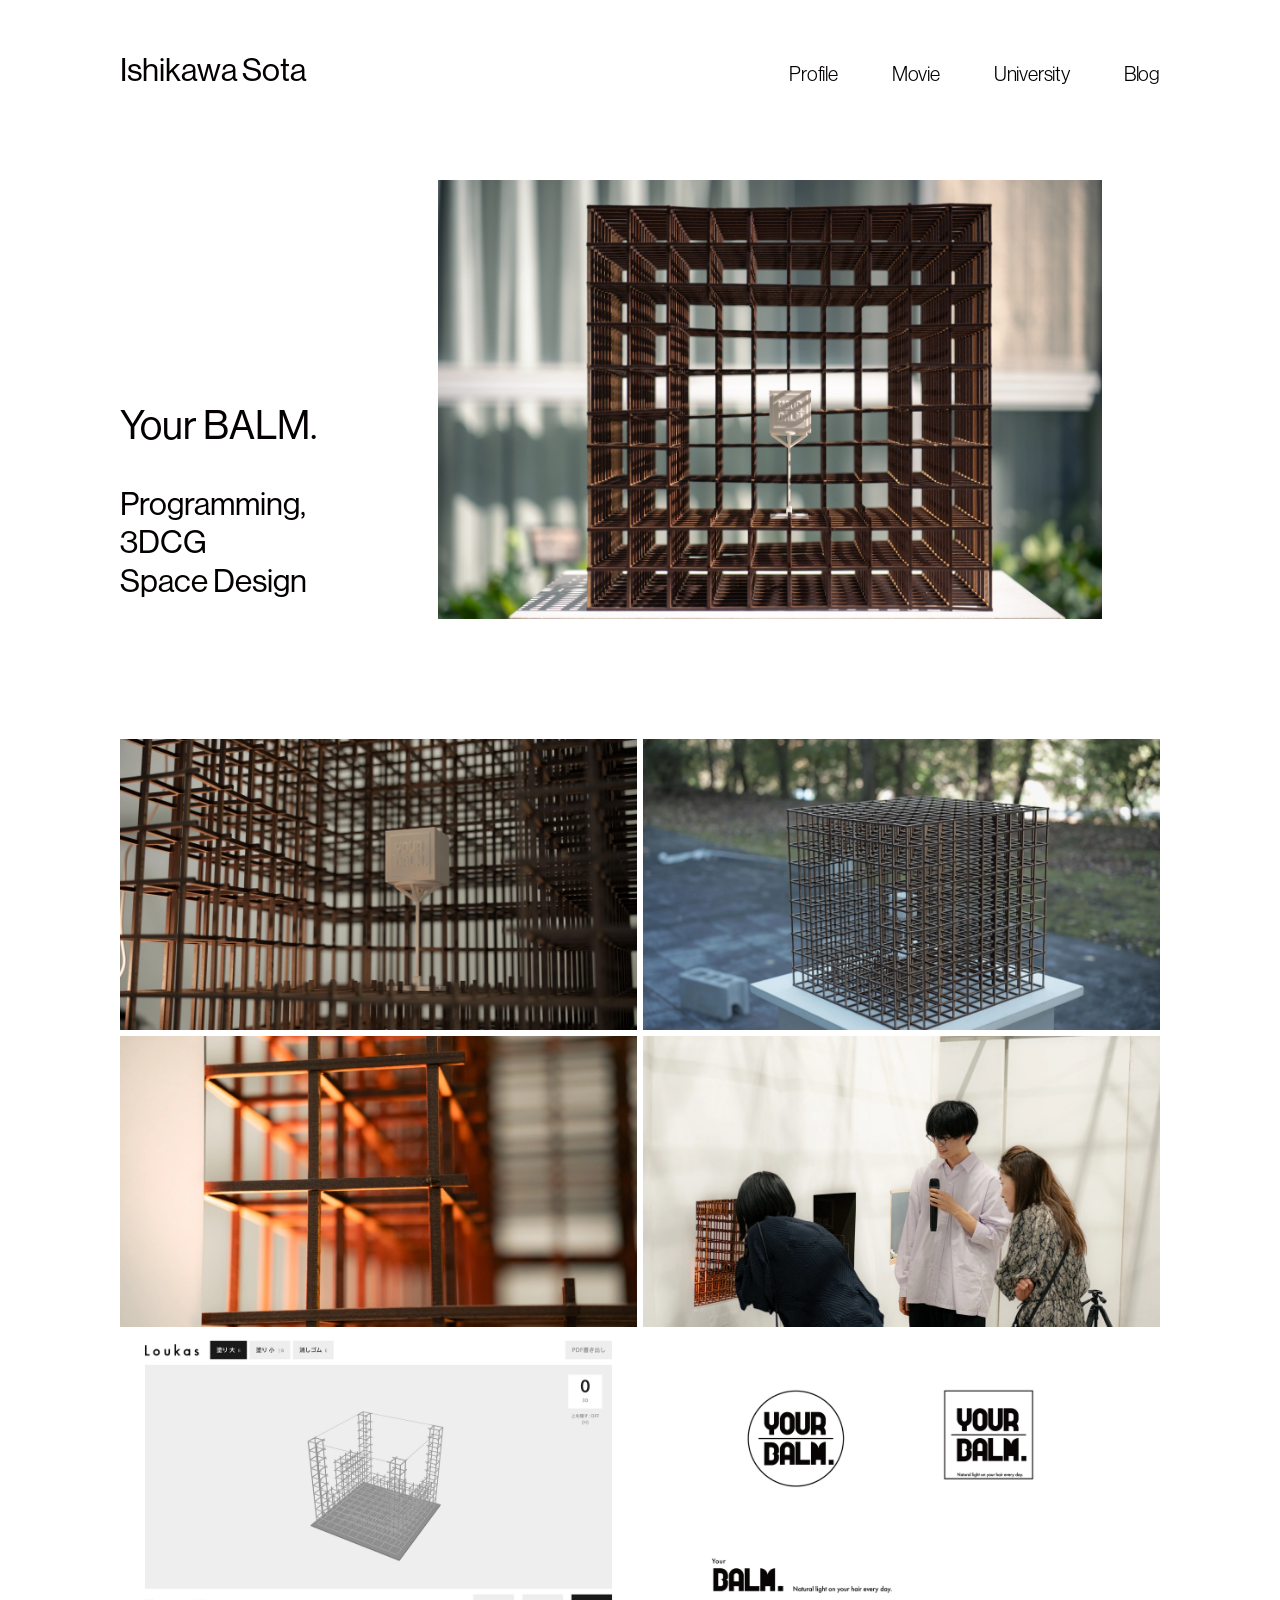
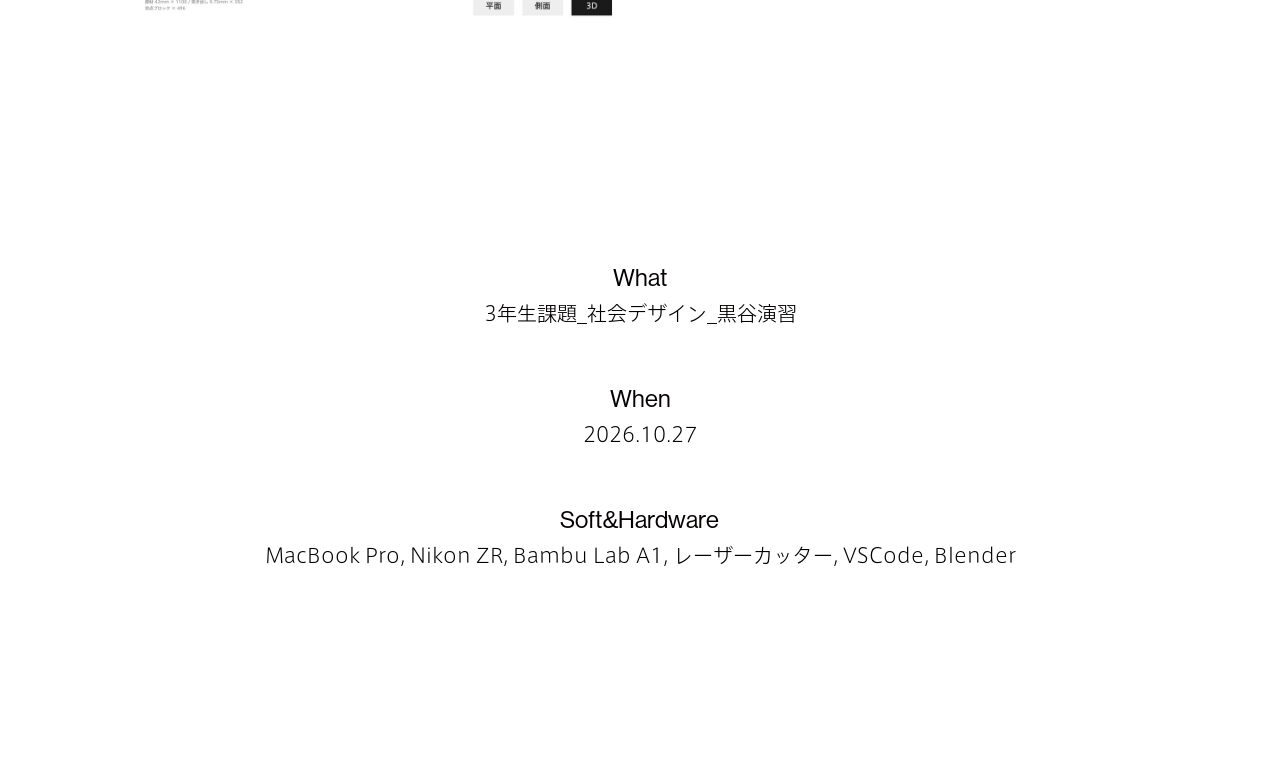
<file: works/your-balm.html>
<!DOCTYPE html>
<html lang="ja">
<head>
  <meta charset="UTF-8">
  <meta name="viewport" content="width=device-width, initial-scale=1.0">
  <title>Your BALM. | Ishikawa Sota</title>
  <link rel="stylesheet" href="../css/style.css">
</head>
<body>
  <!-- Your BALM.（Figma: ポートフォリオ / 作品２ 140:217、1440px 幅） -->
  <header class="header">
    <a class="header__name" href="../index.html">Ishikawa Sota</a>
    <nav class="header__nav" id="site-nav">
      <a href="../profile.html">Profile</a>
      <a href="../movie.html">Movie</a>
      <a href="../university.html">University</a>
      <a href="../blog.html">Blog</a>
    </nav>
    <!-- スマホ：メニューを開く三本線（js/menu.js） -->
    <button class="header__menu" type="button" aria-label="メニューを開く" aria-expanded="false" aria-controls="site-nav">
      <span></span><span></span><span></span>
    </button>
  </header>

  <main class="work-page">
    <section class="work-hero work-hero--single">
      <div class="work-hero__text">
        <h1 class="work-hero__title">Your BALM.</h1>
        <p class="work-hero__category">Programming, 3DCG<br>Space Design</p>
      </div>
      <img class="work-hero__image work-hero__image--contain" src="../assets/yourBalm/01.webp" alt="木の格子でできた立方体と、その中に立つ小さなオブジェ">
    </section>

    <ul class="work-gallery">
      <li><img src="../assets/yourBalm/02.webp" alt="格子の中に立つオブジェのクローズアップ"></li>
      <li><img src="../assets/yourBalm/03.webp" alt="屋外の台に置かれた格子の立方体"></li>
      <li><img src="../assets/yourBalm/04.webp" alt="オレンジの光に照らされた格子の内側"></li>
      <li><img src="../assets/yourBalm/05.webp" alt="展示で作品を説明する様子と、立方体をのぞき込む人"></li>
      <li><img src="../assets/yourBalm/06.webp" alt="立方体を組み立てるアプリ Loukas の画面"></li>
      <li><img src="../assets/yourBalm/07.webp" alt="Your BALM. のロゴ"></li>
    </ul>

    <dl class="work-info">
      <div>
        <dt>What</dt>
        <dd>3年生課題_社会デザイン_黒谷演習</dd>
      </div>
      <div>
        <dt>When</dt>
        <dd>2026.10.27</dd>
      </div>
      <div>
        <dt>Soft&amp;Hardware</dt>
        <dd>MacBook Pro, Nikon ZR, Bambu Lab A1, レーザーカッター, VSCode, Blender</dd>
      </div>
    </dl>
  </main>
  <script src="../js/lightbox.js"></script>
  <script src="../js/menu.js"></script>
</body>
</html>
</file>
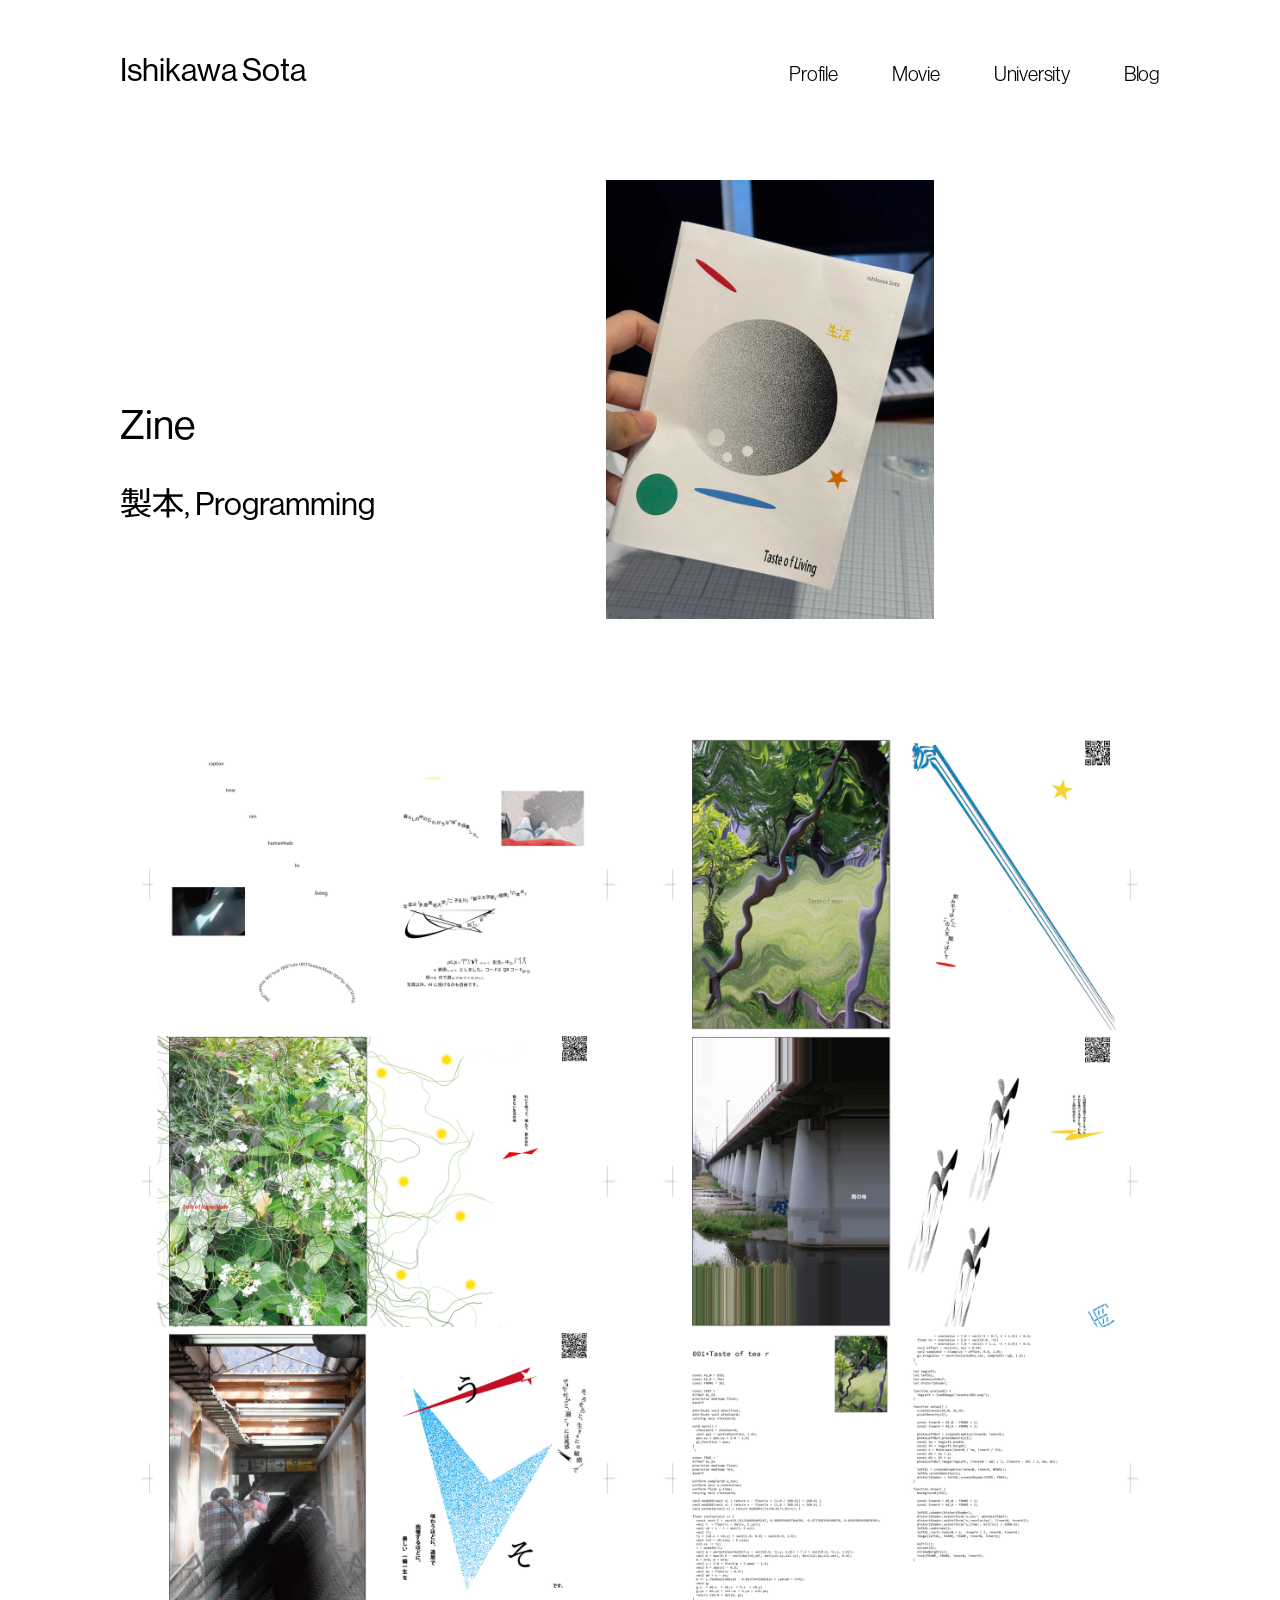
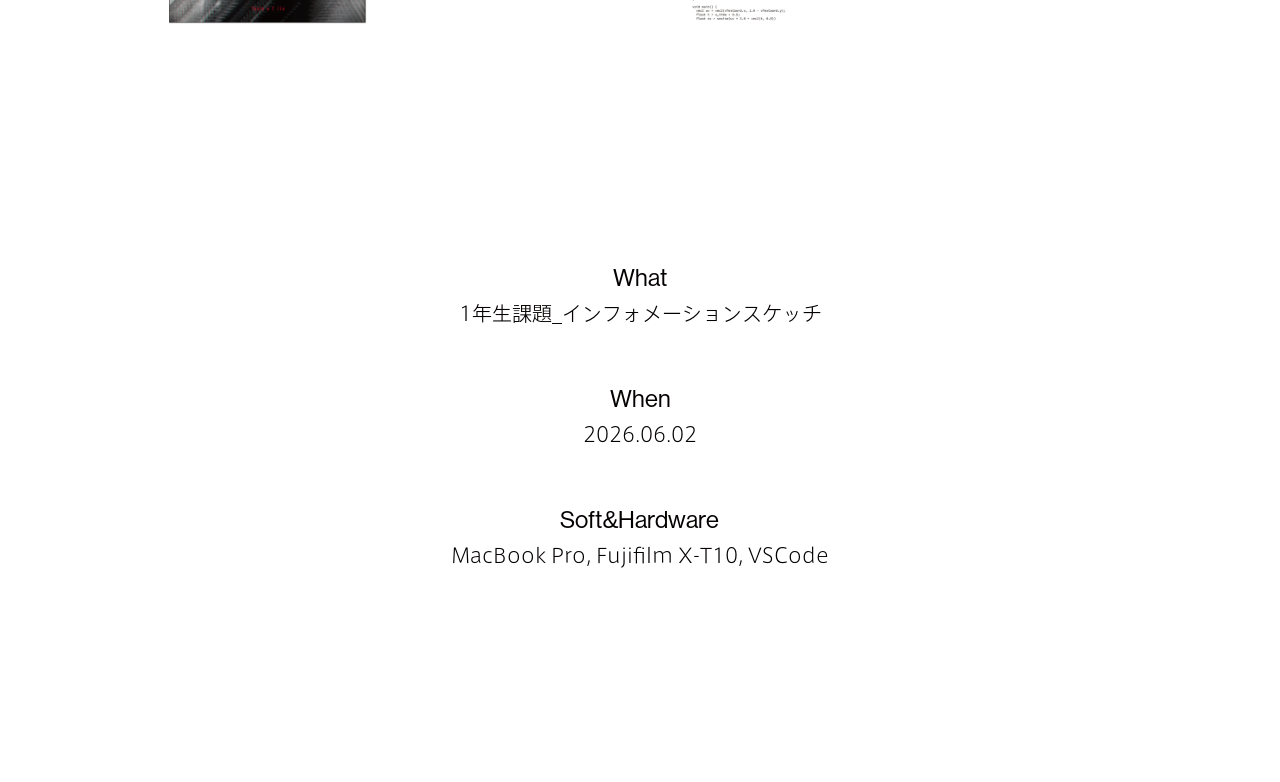
<file: works/zine.html>
<!DOCTYPE html>
<html lang="ja">
<head>
  <meta charset="UTF-8">
  <meta name="viewport" content="width=device-width, initial-scale=1.0">
  <title>Zine | Ishikawa Sota</title>
  <link rel="stylesheet" href="../css/style.css">
</head>
<body>
  <!-- Zine（Figma: ポートフォリオ / 作品２ 140:254、1440px 幅） -->
  <header class="header">
    <a class="header__name" href="../index.html">Ishikawa Sota</a>
    <nav class="header__nav" id="site-nav">
      <a href="../profile.html">Profile</a>
      <a href="../movie.html">Movie</a>
      <a href="../university.html">University</a>
      <a href="../blog.html">Blog</a>
    </nav>
    <!-- スマホ：メニューを開く三本線（js/menu.js） -->
    <button class="header__menu" type="button" aria-label="メニューを開く" aria-expanded="false" aria-controls="site-nav">
      <span></span><span></span><span></span>
    </button>
  </header>

  <main class="work-page">
    <section class="work-hero work-hero--single">
      <div class="work-hero__text">
        <h1 class="work-hero__title">Zine</h1>
        <p class="work-hero__category">製本, Programming</p>
      </div>
      <img class="work-hero__image work-hero__image--contain" src="../assets/zine/01.webp" alt="手に持った Zine「Taste of Living」の表紙">
    </section>

    <ul class="work-gallery">
      <li><img src="../assets/zine/02.webp" alt="言葉と小さな写真が散らばる見開き"></li>
      <li><img src="../assets/zine/03.webp" alt="ゆがんだ木の写真と青い線の見開き"></li>
      <li><img src="../assets/zine/04.webp" alt="紫陽花の写真と黄色い点の見開き"></li>
      <li><img src="../assets/zine/05.webp" alt="高架下の写真と黒い筆跡の見開き"></li>
      <li><img src="../assets/zine/06.webp" alt="通路の写真と青い図形の見開き"></li>
      <li><img src="../assets/zine/07.webp" alt="プログラムのコードが並ぶ見開き"></li>
    </ul>

    <dl class="work-info">
      <div>
        <dt>What</dt>
        <dd>1年生課題_インフォメーションスケッチ</dd>
      </div>
      <div>
        <dt>When</dt>
        <dd>2026.06.02</dd>
      </div>
      <div>
        <dt>Soft&amp;Hardware</dt>
        <dd>MacBook Pro, Fujifilm X-T10, VSCode</dd>
      </div>
    </dl>
  </main>
  <script src="../js/lightbox.js"></script>
  <script src="../js/menu.js"></script>
</body>
</html>
</file>
<file: css/style.css>
@font-face {
  font-family: "Neue Haas Grotesk Display Round";
  src: url("../fonts/en/NeueHaasGrotDispRound/NeueHaasGrotDispRound-55Roman-Trial.otf") format("opentype");
  font-weight: 400;
  font-style: normal;
  font-display: block;
}

@font-face {
  font-family: "Neue Haas Grotesk Display Round";
  src: url("../fonts/en/NeueHaasGrotDispRound/NeueHaasGrotDispRound-45Light-Trial.otf") format("opentype");
  font-weight: 300;
  font-style: normal;
  font-display: swap;
}

/* top の作品タイトル用（Round ではない Display） */
@font-face {
  font-family: "Neue Haas Grotesk Display";
  src: url("../fonts/en/NeueHaasGrotDisp/NeueHaasGrotDisp-55Roman-Trial.otf") format("opentype");
  font-weight: 400;
  font-style: normal;
  font-display: swap;
}

@font-face {
  font-family: "AXIS Std";
  src: url("../fonts/ja/AxisStd/AxisStd-Light.otf") format("opentype");
  font-weight: 300;
  font-style: normal;
  font-display: swap;
}

@font-face {
  font-family: "AXIS Std";
  src: url("../fonts/ja/AxisStd/AxisStd-Regular.otf") format("opentype");
  font-weight: 400;
  font-style: normal;
  font-display: swap;
}

@font-face {
  font-family: "AXIS Std";
  src: url("../fonts/ja/AxisStd/AxisStd-Medium.otf") format("opentype");
  font-weight: 500;
  font-style: normal;
  font-display: swap;
}

:root {
  --color-ink: #040000;
  --color-bg: #fff;
  --font-en: "Neue Haas Grotesk Display Round", sans-serif;
  --font-ja: "AXIS Std", sans-serif;
  --gutter: 120px;
}

* {
  box-sizing: border-box;
  margin: 0;
  padding: 0;
}

body {
  background: var(--color-bg);
  color: var(--color-ink);
  font-family: var(--font-en);
}

a {
  color: inherit;
  text-decoration: none;
}

ul {
  list-style: none;
}

/* ---- top（Figma 1440px 幅：左右 120 / 3 列 360 / 列間 60 / 行間 120） ---- */

.header,
.works {
  width: min(1200px, 100% - 2 * var(--gutter));
  margin-inline: auto;
}

/* 全ページ共通（Figma 171:2）：名前と nav のベースラインを y≈80 にそろえ、本文は y=180 から */
.header {
  display: flex;
  justify-content: space-between;
  align-items: baseline;
  height: 180px;
  padding-top: 53.5px;
  line-height: 1;
}

/* ローディングの文字と同じ見た目の大きさ（42.95 × 表示倍率 240/320） */
.header__name {
  font-size: 32.21px;
  font-weight: 400;
}

.header__nav {
  display: flex;
  gap: 54px;
  font-size: 20px;
  font-weight: 300;
  letter-spacing: -0.01em;
}

/* 2 段（6 作品）でページの高さを Figma の 1300 に合わせる（最後のキャプションの帯の下 256） */
.works {
  display: grid;
  grid-template-columns: repeat(3, 1fr);
  column-gap: 60px;
  row-gap: 96px;
  padding-bottom: 256px;
}

.work__thumb {
  position: relative;
  aspect-ratio: 1;
  overflow: hidden;
  border-radius: 1px;
}

.work__thumb img {
  position: absolute;
  left: var(--x);
  top: var(--y);
  width: var(--w);
  height: var(--h);
  max-width: none;
}

.work__thumb--cover {
  background: rgba(233, 233, 233, 0.3);
}

.work__thumb--cover img {
  inset: 0;
  width: 100%;
  height: 100%;
  object-fit: cover;
}

/* 枠の下 24px の帯にキャプション（Figma: Neue Haas Grotesk Display 55 Roman 16px、枠のすぐ下・左端をそろえる） */
/* 帯（19 + 下 5 = 24）。幅は文字ぶんだけにして、ホバーの黒い帯を文字にそろえる */
.work__title {
  width: fit-content;
  height: 19px;
  margin-bottom: 5px;
  font-family: "Neue Haas Grotesk Display", sans-serif;
  font-size: 16px;
  font-weight: 400;
  line-height: 19px;
  letter-spacing: -0.01em;
}

/* ---- 文字のホバー：黒い帯が左から伸びるのと同時に、文字が白くフェードインする ----
   外したら、帯が右へ縮んで抜けるのと同時に文字が元の色へ戻る
   対象：ヘッダーのメニューと名前 / top の作品タイトル（文字に乗せたとき。写真は別のホバーにする）/ Profile のメール / University の授業名 */
:root {
  --band-time: 350ms;
  --band-ease: cubic-bezier(0.65, 0, 0.35, 1);
}

a.header__name,
.header__nav a,
.work__title,
.profile__text a,
.university__courses a {
  position: relative;
  z-index: 0;  /* 帯を文字のうしろ・背景の前に置く */
  transition: color var(--band-time) ease;
}

a.header__name::before,
.header__nav a::before,
.work__title::before,
.profile__text a::before,
.university__courses a::before {
  content: "";
  position: absolute;
  z-index: -1;
  inset: 0;  /* 文字の幅と高さぎりぎり */
  background: var(--color-ink);
  transform: scaleX(0);
  transform-origin: right center;
  transition: transform var(--band-time) var(--band-ease);
  pointer-events: none;
}

/* マウスのある画面だけ（スマホでタップしたあとに帯が残らないように） */
@media (hover: hover) {
  a.header__name:is(:hover, :focus-visible),
  .header__nav a:is(:hover, :focus-visible),
  .work__title:hover,
  .work a:focus-visible .work__title,
  .profile__text a:is(:hover, :focus-visible),
  .university__courses a:is(:hover, :focus-visible) {
    color: #fff;
  }

  a.header__name:is(:hover, :focus-visible)::before,
  .header__nav a:is(:hover, :focus-visible)::before,
  .work__title:hover::before,
  .work a:focus-visible .work__title::before,
  .profile__text a:is(:hover, :focus-visible)::before,
  .university__courses a:is(:hover, :focus-visible)::before {
    transform: scaleX(1);
    transform-origin: left center;
    transition: transform var(--band-time) var(--band-ease);
  }
}

/* University の授業名は字間（0.2em、カタカナだけの名前は 0.15em）が最後の文字のうしろにも付くので、その分だけ帯の右を縮める */
.university__courses a::before {
  right: 0.2em;
}

.university__courses a.ls-p15::before {
  right: 0.15em;
}

@media (prefers-reduced-motion: reduce) {
  a.header__name::before,
  .header__nav a::before,
  .work__title::before,
  .profile__text a::before,
  .university__courses a::before {
    transition: none;
  }
}

body.is-loading {
  overflow: hidden;
}

/* 同じタブで一度見たあと（index.html の <head> で付ける）：ローディングを最初から出さない */
.is-loader-seen .loader {
  display: none;
}

.is-loader-seen body.is-loading {
  overflow: visible;
}

/* ---- ローディング ---- */

.loader {
  position: fixed;
  inset: 0;
  z-index: 100;
  display: grid;
  place-items: center;
  background: var(--color-bg);
  transition: opacity 400ms ease;
}

.loader.is-done {
  opacity: 0;
  pointer-events: none;
}

/* viewBox は 320 単位。表示幅 240px で logo.svg の 75%（線幅も 1.5 → 約 1.1px） */
.loader__logo {
  width: 240px;
  max-width: 80vw;
  height: auto;
  overflow: visible;
}

.loader__mark {
  fill: none;
  stroke: var(--color-ink);
  stroke-width: 1.5;
  stroke-linejoin: miter;
  stroke-miterlimit: 10;
}

/* 大文字の高さを logo.svg の文字（30.71）に合わせたサイズ */
.loader__name {
  font-family: var(--font-en);
  font-size: 42.95px;
  font-weight: 400;
  fill: var(--color-ink);
  opacity: 0;
}

/* 文字：1600ms から 800ms かけてフェードイン（Cavalry のフレーム 40→60） */
.loader.is-playing .loader__name {
  animation: loader-name-in 800ms ease-out 1600ms forwards;
}

@keyframes loader-name-in {
  to { opacity: 1; }
}

@media (prefers-reduced-motion: reduce) {
  .loader.is-playing .loader__name {
    animation: none;
    opacity: 1;
  }
}

/* ---- 作品ページ（Figma「作品１」1440px 幅：左右 120 / 本文幅 1200） ---- */

.work-hero,
.work-gallery,
.work-info {
  width: min(1200px, 100% - 2 * var(--gutter));
  margin-inline: auto;
}

/* 左 300：タイトル / 右 900：メイン画像（900×506） */
.work-hero {
  display: grid;
  grid-template-columns: 1fr 3fr;
}

.work-hero__text {
  padding-top: 202px;
}

.work-hero__title {
  font-size: 40px;
  font-weight: 400;
  line-height: 1.2;
}

/* 「製本」など英語フォントにない日本語は AXIS で表示する */
.work-hero__category {
  margin-top: 7px;
  font-family: "Neue Haas Grotesk Display Round", "AXIS Std", sans-serif;
  font-size: 32px;
  line-height: 1.2;
}

.work-hero__image {
  display: block;
  width: 100%;
  aspect-ratio: 900 / 506;
  object-fit: cover;
  border: 0;
}

/* 写真を切らずに枠の中央へ（左右は白。Zine の縦写真、Your BALM. の写真） */
.work-hero__image--contain {
  object-fit: contain;
}

/* YouTube：プレーヤーの縁と動画下端に黒い線が出るので、4px ずつ大きく置いて枠で切り落とす */
.work-hero__media {
  overflow: hidden;
}

.work-hero__media iframe {
  display: block;
  width: calc(100% + 8px);
  height: calc(100% + 8px);
  margin: -4px;
  border: 0;
}

/* 日本語タイトル（Figma: ヒラギノ明朝 W6。Mac 以外は明朝体で代用） */
.work-hero--mincho .work-hero__text {
  padding-top: 222px;
}

.work-hero--mincho .work-hero__title {
  font-family: "Hiragino Mincho ProN", "Yu Mincho", serif;
  font-weight: 600;
  line-height: 1.5;
}

.work-hero--mincho .work-hero__category {
  margin-top: 23px;
}

/* タイトルが 1 行の作品（Figma: タイトル y=462、カテゴリー y=545） */
.work-hero--single .work-hero__text {
  padding-top: 222px;
}

.work-hero--single .work-hero__category {
  margin-top: 35px;
}

/* 2 列、各 600×338 の比率、写真の間は 6px（Figma の白い線をすべての作品ページでそろえる） */
.work-gallery {
  display: grid;
  grid-template-columns: repeat(2, 1fr);
  gap: 6px;
  margin-top: 120px;
}

.work-gallery img {
  display: block;
  width: 100%;
  aspect-ratio: 600 / 338;
  object-fit: cover;
}

/* 白背景の画像に薄い影（Figma: rgba(0,0,0,0.02) を重ねる） */
.work-gallery__shade {
  position: relative;
}

.work-gallery__shade::after {
  content: "";
  position: absolute;
  inset: 0;
  background: rgba(0, 0, 0, 0.02);
  pointer-events: none;
}

/* 画像の上に薄いグレーを重ねる（Figma: rgba(233,233,233,0.3)） */
.work-gallery__veil {
  position: relative;
}

.work-gallery__veil::after {
  content: "";
  position: absolute;
  inset: 0;
  background: rgba(233, 233, 233, 0.3);
  pointer-events: none;  /* 下の写真をクリックできるように */
}

/* 左に縦長の 1 枚、右に 3 枚を縦に積む（Palette World） */
.work-gallery--split {
  align-items: start;
}

.work-gallery--split .work-gallery__tall {
  aspect-ratio: auto;
  height: auto;
}

.work-gallery__stack {
  display: grid;
  gap: 6px;
}

.work-info {
  display: grid;
  gap: 52px;
  margin-top: 240px;
  padding-bottom: 207px;
  text-align: center;
}

.work-info dt {
  font-size: 24px;
  line-height: 1.2;
}

.work-info dd {
  font-family: var(--font-ja);
  font-size: 20px;
  font-weight: 300;
  line-height: 2;
}

/* ---- 写真の拡大表示（Figma 179:67、js/lightbox.js） ---- */

.is-zoomable {
  cursor: zoom-in;
}

/* キーボードで選んだときの目印は、線と同じ細い黒線に */
.is-zoomable:focus-visible,
.lightbox button:focus-visible {
  outline: 1.5px solid var(--color-ink);
  outline-offset: 4px;
}

.lightbox:focus {
  outline: none;
}

/* 開いている間はページをスクロールさせない */
html.is-lightbox-open {
  overflow: hidden;
}

.lightbox {
  position: fixed;
  inset: 0;
  z-index: 50;
  background: var(--color-bg);
  opacity: 0;
  visibility: hidden;
  transition: opacity 400ms ease, visibility 0s linear 400ms;
}

.lightbox.is-open {
  opacity: 1;
  visibility: visible;
  transition: opacity 400ms ease, visibility 0s;
}

/* 写真の枠：1440 幅の画面で x=120・y=120 から 1200×746（下は 158 あける）。写真は切らずに中央へ */
.lightbox__frame {
  position: absolute;
  top: 120px;
  bottom: 158px;
  left: 50%;
  width: min(1200px, 100% - 2 * var(--gutter));
  translate: -50% 0;
}

.lightbox__image,
.lightbox__video {
  display: block;
  width: 100%;
  height: 100%;
  object-fit: contain;
  transition: opacity 200ms ease;
}

/* 写真と動画はどちらか一方だけ出す */
.lightbox__image[hidden],
.lightbox__video[hidden] {
  display: none;
}

/* 高解像度の画像を読み込んでいる間は出さない（写真の切り替わりで枠が一瞬ずれないように） */
.lightbox__image.is-loading {
  opacity: 0;
}

.lightbox button {
  position: absolute;
  padding: 0;
  border: 0;
  background: none;
  color: var(--color-ink);
  cursor: pointer;
  transition: opacity 300ms ease;
}

/* 3 秒操作がないとき（js/lightbox.js が is-idle を付ける）：× と < > は 1 秒かけて消え、カーソルも隠す。操作で 0.3 秒で戻る */
.lightbox.is-idle button {
  opacity: 0;
  transition-duration: 1000ms;
}

.lightbox.is-idle,
.lightbox.is-idle * {
  cursor: none;
}

.lightbox svg {
  display: block;
  fill: none;
  stroke: currentColor;
  stroke-width: 1.5;
}

/* × は枠の右上の角に約 35×35（腕の長さ 50） */
.lightbox__close {
  top: 0;
  right: 0;
}

/* < > は約 18×35（腕の長さ 25）。枠の上下の真ん中で、外側の端が画面の端から 60（1440 幅で x=60〜78 と 1362〜1380） */
.lightbox__prev,
.lightbox__next {
  top: 50%;
  translate: 0 -50%;
}

.lightbox__prev {
  left: -60px;
}

.lightbox__next {
  right: -60px;
}

@media (prefers-reduced-motion: reduce) {
  .lightbox,
  .lightbox.is-open {
    transition: none;
  }
}

/* ---- Movie ページ（Figma 71:120） ---- */

/* メイン：縦動画も切らずに見せる */
.movie-hero video {
  display: block;
  width: 100%;
  height: 100%;
  object-fit: contain;
}

/* 2 列（各 600）。左右の列は高さをそろえずに下へ詰める */
.movie-grid {
  display: grid;
  grid-template-columns: repeat(2, 1fr);
  align-items: start;
  gap: 6px;
  width: min(1200px, 100% - 2 * var(--gutter));
  margin: 120px auto 0;
}

.movie-grid__col {
  display: grid;
  gap: 6px;
}

.movie-tile {
  display: block;
  width: 100%;
  aspect-ratio: 600 / 338;
  object-fit: cover;
}

/* 縦動画は 338×600 で列の中央に */
.movie-tile--vertical {
  width: calc(338 / 600 * 100%);
  aspect-ratio: 338 / 600;
  margin-inline: auto;
}

/* ---- Profile（Figma 74:2：本文は中央の 902px 幅） ---- */

.profile {
  width: min(902px, 100% - 2 * var(--gutter));
  margin-inline: auto;
  padding-bottom: 307px;
}

/* 名前（AXIS Medium 24px）の右 16px に読み仮名（12px）。ベースラインをそろえる */
.profile__heading {
  display: flex;
  align-items: baseline;
  gap: 16px;
}

.profile__name,
.profile__kana {
  font-family: var(--font-ja);
  font-weight: 500;
  line-height: 2;
}

.profile__name {
  font-size: 24px;
}

.profile__kana {
  font-size: 12px;
}

/* 名前の行（高さ 48px）の下 30px から本文（Figma y=258） */
.profile__text {
  margin-top: 30px;
  font-family: var(--font-ja);
  font-size: 16px;
  font-weight: 500;
  line-height: 2;
}

.profile__text + .profile__text {
  margin-top: 32px;
}

/* 1 字ずつの字間（Figma のトラッキング。Profile と University で使う。m = マイナス、p = プラス、数字は 1/100 em） */
.ls-m30 { letter-spacing: -0.3em; }
.ls-m22 { letter-spacing: -0.22em; }
.ls-m20 { letter-spacing: -0.2em; }
.ls-m1 { letter-spacing: -0.01em; }
.ls-p5 { letter-spacing: 0.05em; }
.ls-p10 { letter-spacing: 0.1em; }
.ls-p15 { letter-spacing: 0.15em; }
.ls-p30 { letter-spacing: 0.3em; }

/* ---- University（Figma 122:3：中央に学校名、左に学年、右に授業名を横に並べる） ---- */

/* 学校名を y=158 に置く（ヘッダーの下端 180 から 22 上げる）。下の余白は Figma の高さ 1024 に合わせる */
.university {
  width: min(1200px, 100% - 2 * var(--gutter));
  margin: -22px auto 0;
  padding-bottom: 504px;
}

/* 中央ぞろえで、ページの中央から右へ 28px（Figma: left calc(50% + 28px)） */
.university__school {
  font-size: 20px;
  font-weight: 400;
  line-height: 1.2;
  letter-spacing: -0.01em;
  text-align: center;
  translate: 28px 0;
}

/* 左 240：学年 / 右：授業名（x=360 から）。学年と授業名の 1 段目は y=308 */
.university__grade {
  display: grid;
  grid-template-columns: 240px 1fr;
  align-items: start;
  margin-top: 102px;
}

.university__year,
.university__courses li {
  font-family: var(--font-ja);
  font-size: 16px;
  line-height: 2;
  letter-spacing: 0.2em;
}

.university__year {
  font-weight: 400;
}

/* 段の間は 58px（1 行 32px と合わせて 90px ごと） */
.university__courses {
  display: grid;
  gap: 58px;
  font-weight: 300;
}

/* 授業名の列（Figma）：2 列目は x=620、3 列目は x=903。演習の段は名前が長いので 2 つ目を x=806 に */
.university__courses ul {
  display: grid;
  grid-template-columns: 260px 283px max-content;
}

.university__courses .university__wide {
  grid-template-columns: 446px max-content;
}

.university__courses li {
  white-space: nowrap;
}

/* ホバーした授業の写真（Figma 144:6 ほか）：y=102〜780 の帯に画面幅いっぱいで敷き、黒を重ねて文字を白に */
.university-page {
  position: relative;
}

.university-page .header,
.university-page .university {
  position: relative;
  z-index: 1;
}

/* フェードは 出るとき 0.9 秒 / 消えるとき 1.2 秒（ふだんの状態に書いた方が「消える」ときに使われる）
   どちらも ease-in-out で、最初に一気に変わらないようにする（写真のホバーアニメーションは別に作る予定） */
.university {
  transition: color 1200ms ease-in-out;
}

.university-page.is-backdrop .university {
  color: #fff;
  transition-duration: 900ms;
}

/* 帯は y=102 から高さ 678。写真は Figma と同じく高さ 862 の枠に cover で置き、帯の下で切る（下 184 は白） */
.university-backdrop {
  position: absolute;
  top: 102px;
  left: 0;
  right: 0;
  height: 678px;
  z-index: 0;
  overflow: hidden;
  pointer-events: none;
}

.university-backdrop__item {
  position: absolute;
  top: 0;
  left: 0;
  right: 0;
  height: 862px;
  opacity: 0;
  transition: opacity 1200ms ease-in-out;
}

.university-backdrop__item.is-active {
  opacity: 1;
  transition-duration: 900ms;
}

.university-backdrop__item img {
  display: block;
  width: 100%;
  height: 100%;
  object-fit: cover;
}

.university-backdrop__item::after {
  content: "";
  position: absolute;
  inset: 0;
  background: rgba(0, 0, 0, var(--shade, 0.5));
}

@media (prefers-reduced-motion: reduce) {
  .university,
  .university-backdrop__item {
    transition: none;
  }
}

/* ---- Blog（Figma 191:2）：グリッドに乗せない自由な配置。Figma の座標をそのまま使う ----
   座標の原点はヘッダーの下（Figma の x=120, y=180）。PC は幅 1200 × 高さ 1192 の台紙に置き、
   窓が狭いときは js/blog.js が --blog-scale で台紙ごと縮める。スマホは上から順に並べる */

.blog {
  width: min(1200px, 100% - 2 * var(--gutter));
  margin-inline: auto;
}

/* 日本語は AXIS、英数字は Neue Haas（Figma は英字フォントに日本語を流し込んでいる） */
.blog__canvas {
  font-family: "Neue Haas Grotesk Display Round", "AXIS Std", sans-serif;
  font-weight: 400;
}

/* 「A LIFE」を 4 つ、-7.25° 傾けて散らす（--x, --y は文字の中心） */
.blog__title {
  position: relative;
  width: 254px;
  height: 141px;
}

.blog__life span {
  position: absolute;
  left: var(--x);
  top: var(--y);
  font-size: 24px;
  font-weight: 400;
  line-height: 1.2;
  white-space: nowrap;
  translate: -50% -50%;
  rotate: -7.25deg;
}

.blog__subtitle {
  position: absolute;
  left: 114px;
  top: 117px;
  font-family: var(--font-ja);
  font-size: 12px;
  font-weight: 500;
  line-height: 2;
  letter-spacing: 0.2em;
  white-space: nowrap;
}

.blog__heading,
.blog__goal {
  font-size: 24px;
  font-weight: 400;
  line-height: 1.2;
}

.blog__goal span {
  display: block;
}

.blog__text {
  font-size: 13px;
  line-height: 16px;
  text-align: justify;
}

/* 段落の間は 1 行あける */
.blog__text p + p {
  margin-top: 16px;
}

/* 手書きのメモ：377×539、黒い線で囲んで 2.12° 傾ける */
.blog__image img {
  display: block;
  width: 377px;
  height: 539px;
  border: 1px solid var(--color-ink);
  object-fit: cover;
  rotate: 2.12deg;
}

/* 名前は線で囲んだ丸い枠（98×16）、日付はその右 27 */
.blog__byline {
  display: flex;
  gap: 27px;
  font-size: 13px;
  line-height: 16px;
  white-space: nowrap;
}

.blog__author {
  width: 98px;
  height: 16px;
  padding: 0 5px;
  border: 1px solid var(--color-ink);
  border-radius: 90px;
  line-height: 14px;
}

@media (min-width: 768px) {
  .blog {
    height: calc(1192px * var(--blog-scale, 1));
  }

  .blog__canvas {
    position: relative;
    width: 1200px;
    height: 1192px;
    transform-origin: 0 0;
    scale: var(--blog-scale, 1);
  }

  .blog__canvas > * {
    position: absolute;
  }

  .blog__title { left: 474px; top: 26px; }                 /* Figma (594, 206) */
  .blog__heading { left: 0; top: 346px; }                  /* Figma (120, 526)：名前の左端にそろえる */
  .blog__text--intro { left: 168px; top: 392px; width: 574px; }   /* Figma (288, 572) */
  .blog__goal { left: 0; top: 569px; }                     /* 目 Figma (120, 749) */
  .blog__goal span + span { margin: 0 0 0 31px; }          /* 標 Figma (151, 778) */
  .blog__text--goal1 { left: 116px; top: 615px; width: 389px; }    /* Figma (236, 795) */
  .blog__text--goal2 { left: 118px; top: 749px; width: 389px; }    /* Figma (238, 929) */
  .blog__image { left: 838.83px; top: 338.78px; }          /* 傾ける前の枠。中心は Figma (1147.3, 788.3) */
  .blog__byline { left: 978px; top: 1076px; }              /* Figma (1098, 1256) */
}

/* スマホ（Figma なし）：上から順に。左右 20 */
@media (max-width: 767px) {
  .blog {
    padding-bottom: 80px;
  }

  .blog__canvas {
    display: flex;
    flex-direction: column;
  }

  .blog__title {
    margin: 0 auto 48px;
  }

  .blog__heading {
    font-size: 18px;
  }

  .blog__goal {
    margin-top: 48px;
    font-size: 18px;
  }

  .blog__goal span + span {
    margin-left: 23px;
  }

  .blog__text--intro {
    margin: 16px 0 0 20px;
  }

  .blog__text--goal1 {
    margin: 16px 0 0 40px;
  }

  .blog__text--goal2 {
    margin: 24px 0 0 42px;
  }

  .blog__image {
    align-self: center;
    width: min(300px, 85%);
    margin-top: 48px;
  }

  .blog__image img {
    width: 100%;
    height: auto;
    aspect-ratio: 377 / 539;
  }

  .blog__byline {
    align-self: flex-end;
    margin-top: 48px;
  }
}

/* ============================================================
   スマホ（767px 以下。Figma: iPhone 14 & 15 Pro、393 幅）
   Figma があるのは top / メニュー / University / ローディング。作品ページ・Movie・Profile・拡大表示は同じルールで組んだもの
   ルール：左右 20 / 文字は PC のおよそ 0.63 倍 / 1 列（top と Movie の一覧は 2 列）
   ============================================================ */

.header__menu {
  display: none;
}

@media (max-width: 767px) {
  :root {
    --gutter: 20px;
  }

  /* ---- ヘッダー：名前のベースライン y≈50（三本線のいちばん下の線とそろう）、本文は y=111 から ---- */
  .header {
    position: relative;
    height: 111px;
    padding-top: 23px;
  }

  /* 三本線：幅 32、線 1.5、y=27 / 38.5 / 50 */
  .header__menu {
    display: block;
    position: absolute;
    top: 26.25px;
    right: 0;
    z-index: 41;
    width: 32px;
    height: 24.5px;
    padding: 0;
    border: 0;
    background: none;
    cursor: pointer;
  }

  .header__menu span {
    position: absolute;
    left: 0;
    width: 32px;
    height: 1.5px;
    background: var(--color-ink);
    transition: transform 300ms var(--band-ease), opacity 200ms ease;
  }

  .header__menu span:nth-child(1) { top: 0; }
  .header__menu span:nth-child(2) { top: 11.5px; }
  .header__menu span:nth-child(3) { top: 23px; }

  /* 開いたとき：上下の線を ±45° に倒して ×（Figma 162:247。右端は三本線と同じ） */
  .is-menu-open .header__menu span:nth-child(1) { transform: translate(4.69px, 11.5px) rotate(45deg); }
  .is-menu-open .header__menu span:nth-child(2) { opacity: 0; }
  .is-menu-open .header__menu span:nth-child(3) { transform: translate(4.69px, -11.5px) rotate(-45deg); }

  /* メニュー：白い画面の真ん中に縦に並べる（Neue Haas Grotesk Display 24px、行の間 97） */
  .header__nav {
    position: fixed;
    inset: 0;
    z-index: 40;
    flex-direction: column;
    align-items: center;
    justify-content: center;
    gap: 68px;
    padding-top: 26px;
    background: var(--color-bg);
    font-family: "Neue Haas Grotesk Display", sans-serif;
    font-size: 24px;
    font-weight: 400;
    line-height: 29px;
    letter-spacing: -0.01em;
    opacity: 0;
    visibility: hidden;
    transition: opacity 300ms ease, visibility 0s linear 300ms;
  }

  .is-menu-open .header__nav {
    opacity: 1;
    visibility: visible;
    transition: opacity 300ms ease, visibility 0s;
  }

  /* 開いている間はスクロールさせず、名前と × を画面の上に留める（下までスクロールしていても見えるように） */
  html.is-menu-open {
    overflow: hidden;
  }

  .is-menu-open .header__name {
    position: fixed;
    top: 23px;
    left: var(--gutter);
    z-index: 41;
  }

  .is-menu-open .header__menu {
    position: fixed;
    right: var(--gutter);
  }

  /* ---- ローディング（Figma 162:286）：ロゴを小さく ---- */
  .loader__logo {
    width: 165px;
  }

  /* ---- top（Figma 162:213）：2 列・列の間 13・タイトル 10px（写真の下 4） ---- */
  .works {
    grid-template-columns: repeat(2, 1fr);
    column-gap: 13px;
    row-gap: 20px;
    padding-bottom: 80px;
  }

  .work__title {
    height: 12px;
    margin: 4px 0 0;
    font-size: 10px;
    line-height: 12px;
  }

  /* ---- 作品ページ・Movie（Figma なし）：タイトル → メイン画像 → 写真は 1 列 → 情報 ---- */
  .work-hero {
    grid-template-columns: 1fr;
    row-gap: 24px;
  }

  .work-page .work-hero__text {
    padding-top: 0;
  }

  .work-hero__title {
    font-size: 25px;
  }

  .work-page .work-hero__category {
    margin-top: 6px;
    font-size: 20px;
  }

  .work-gallery {
    grid-template-columns: 1fr;
    margin-top: 40px;
  }

  .work-info {
    gap: 32px;
    margin-top: 80px;
    padding-bottom: 80px;
  }

  .work-info dt {
    font-size: 15px;
  }

  /* 「レーザーカッ / ター」のように語の途中で折り返さない（, と空白のところで折り返す） */
  .work-info dd {
    font-size: 13px;
    word-break: keep-all;
  }

  /* Movie の一覧は 2 列のまま（縦の動画を並べない組み方を保つ） */
  .movie-grid {
    margin-top: 40px;
  }

  /* ---- Profile（Figma なし） ---- */
  .profile {
    padding-bottom: 80px;
  }

  .profile__heading {
    gap: 10px;
  }

  .profile__name {
    font-size: 20px;
  }

  .profile__kana {
    font-size: 10px;
  }

  .profile__text {
    margin-top: 20px;
    font-size: 13px;
  }

  .profile__text + .profile__text {
    margin-top: 26px;
  }

  /* ---- University（Figma 162:322）：学校名 y=124、学年 y=183、授業名は 1 列で 34 ずつ ---- */
  .university {
    margin-top: 13px;
    padding-bottom: 80px;
  }

  .university__school {
    font-size: 13px;
    line-height: 12px;
    text-align: left;
    translate: none;
  }

  .university__grade {
    grid-template-columns: 1fr;
    row-gap: 14px;
    margin-top: 35px;
  }

  .university__year,
  .university__courses li {
    font-size: 10px;
  }

  .university__courses {
    gap: 14px;
  }

  .university__courses ul,
  .university__courses .university__wide {
    grid-template-columns: 1fr;
    row-gap: 14px;
  }

  /* ホバーの写真はスマホでは出さない */
  .university-backdrop {
    display: none;
  }

  .university-page.is-backdrop .university {
    color: inherit;
  }

  /* ---- 拡大表示（Figma なし）：写真は幅いっぱい、× は右上（メニューの × と同じ位置）、< > は下の左右。スワイプでも前後へ ---- */
  .lightbox__frame {
    top: 80px;
    bottom: 80px;
    left: var(--gutter);
    right: var(--gutter);
    width: auto;
    translate: none;
  }

  .lightbox .lightbox__close {
    position: fixed;
    top: 27.2px;
    right: var(--gutter);
  }

  .lightbox .lightbox__close svg {
    width: 22.63px;
    height: 22.63px;
  }

  .lightbox .lightbox__prev,
  .lightbox .lightbox__next {
    position: fixed;
    top: auto;
    bottom: 22px;
    translate: none;
  }

  .lightbox .lightbox__prev {
    left: var(--gutter);
  }

  .lightbox .lightbox__next {
    right: var(--gutter);
  }
}

@media (max-width: 767px) and (prefers-reduced-motion: reduce) {
  .header__menu span,
  .header__nav {
    transition: none;
  }
}
</file>
